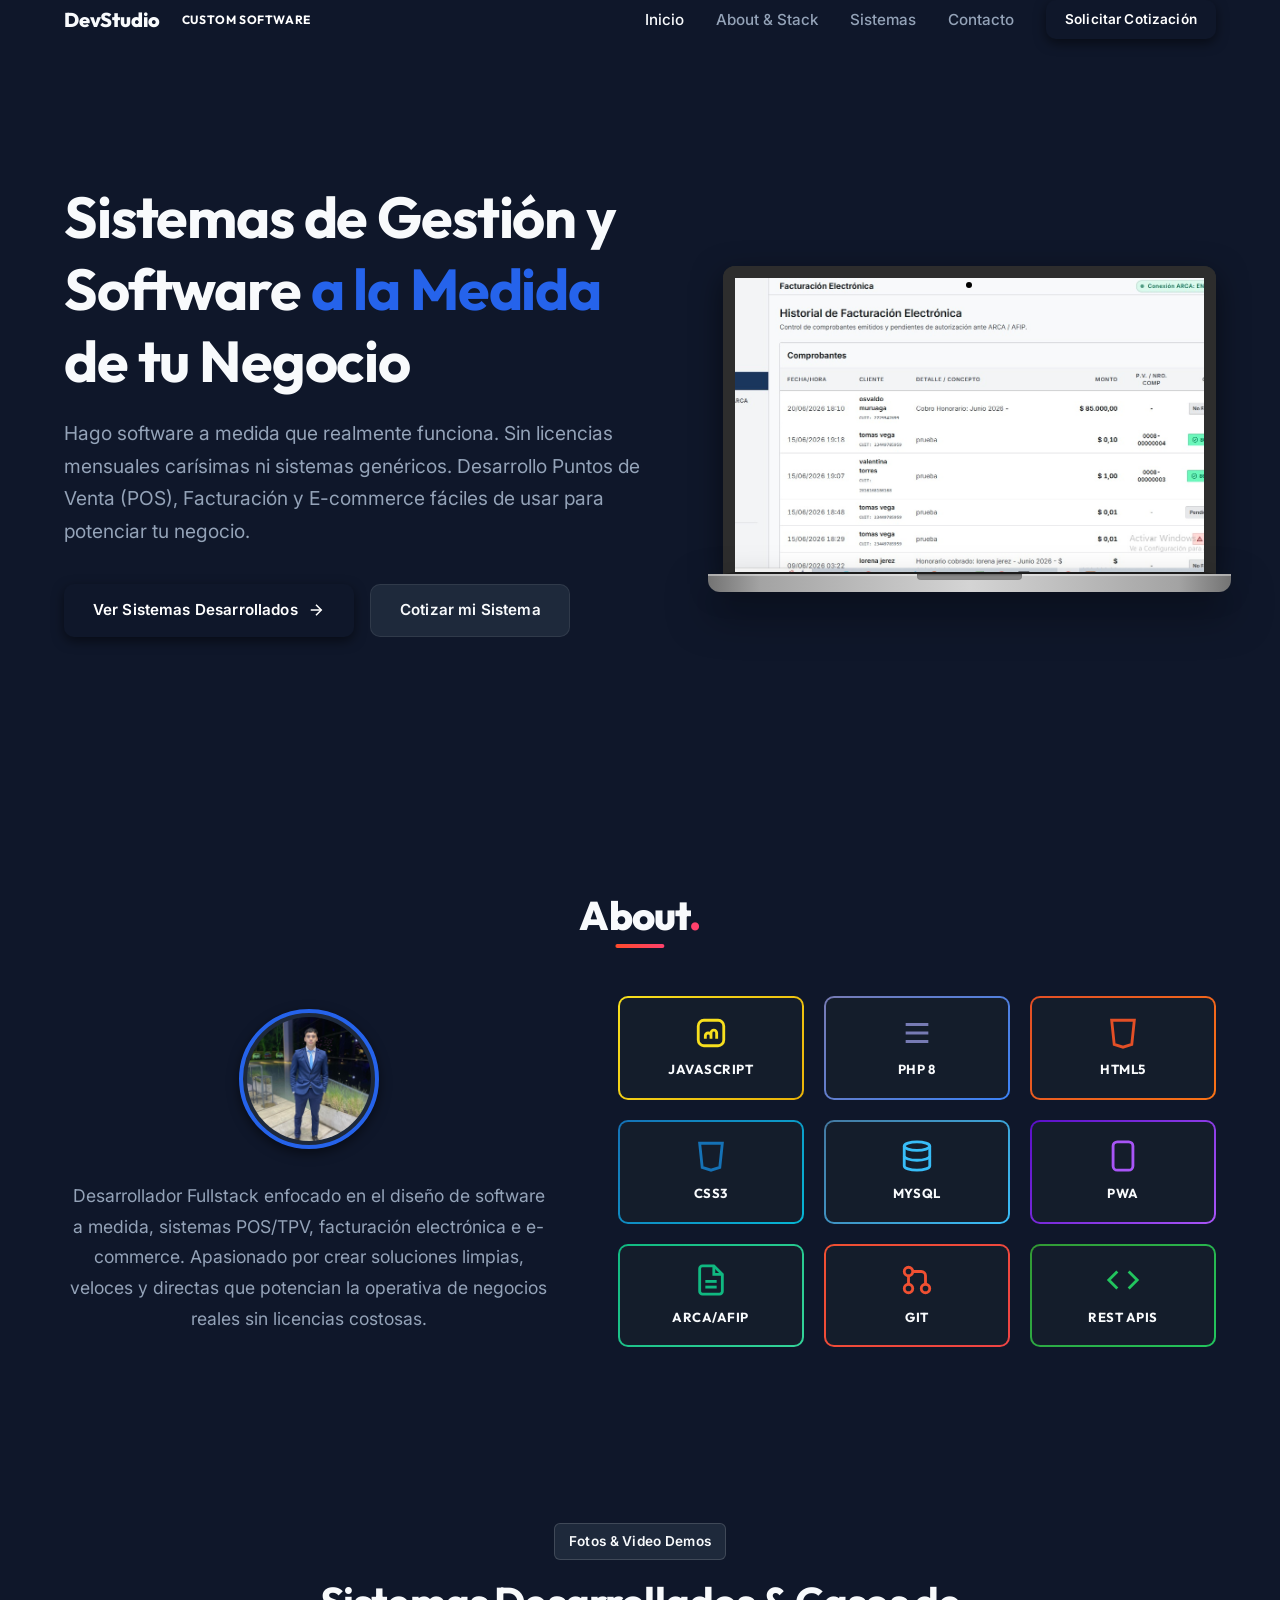
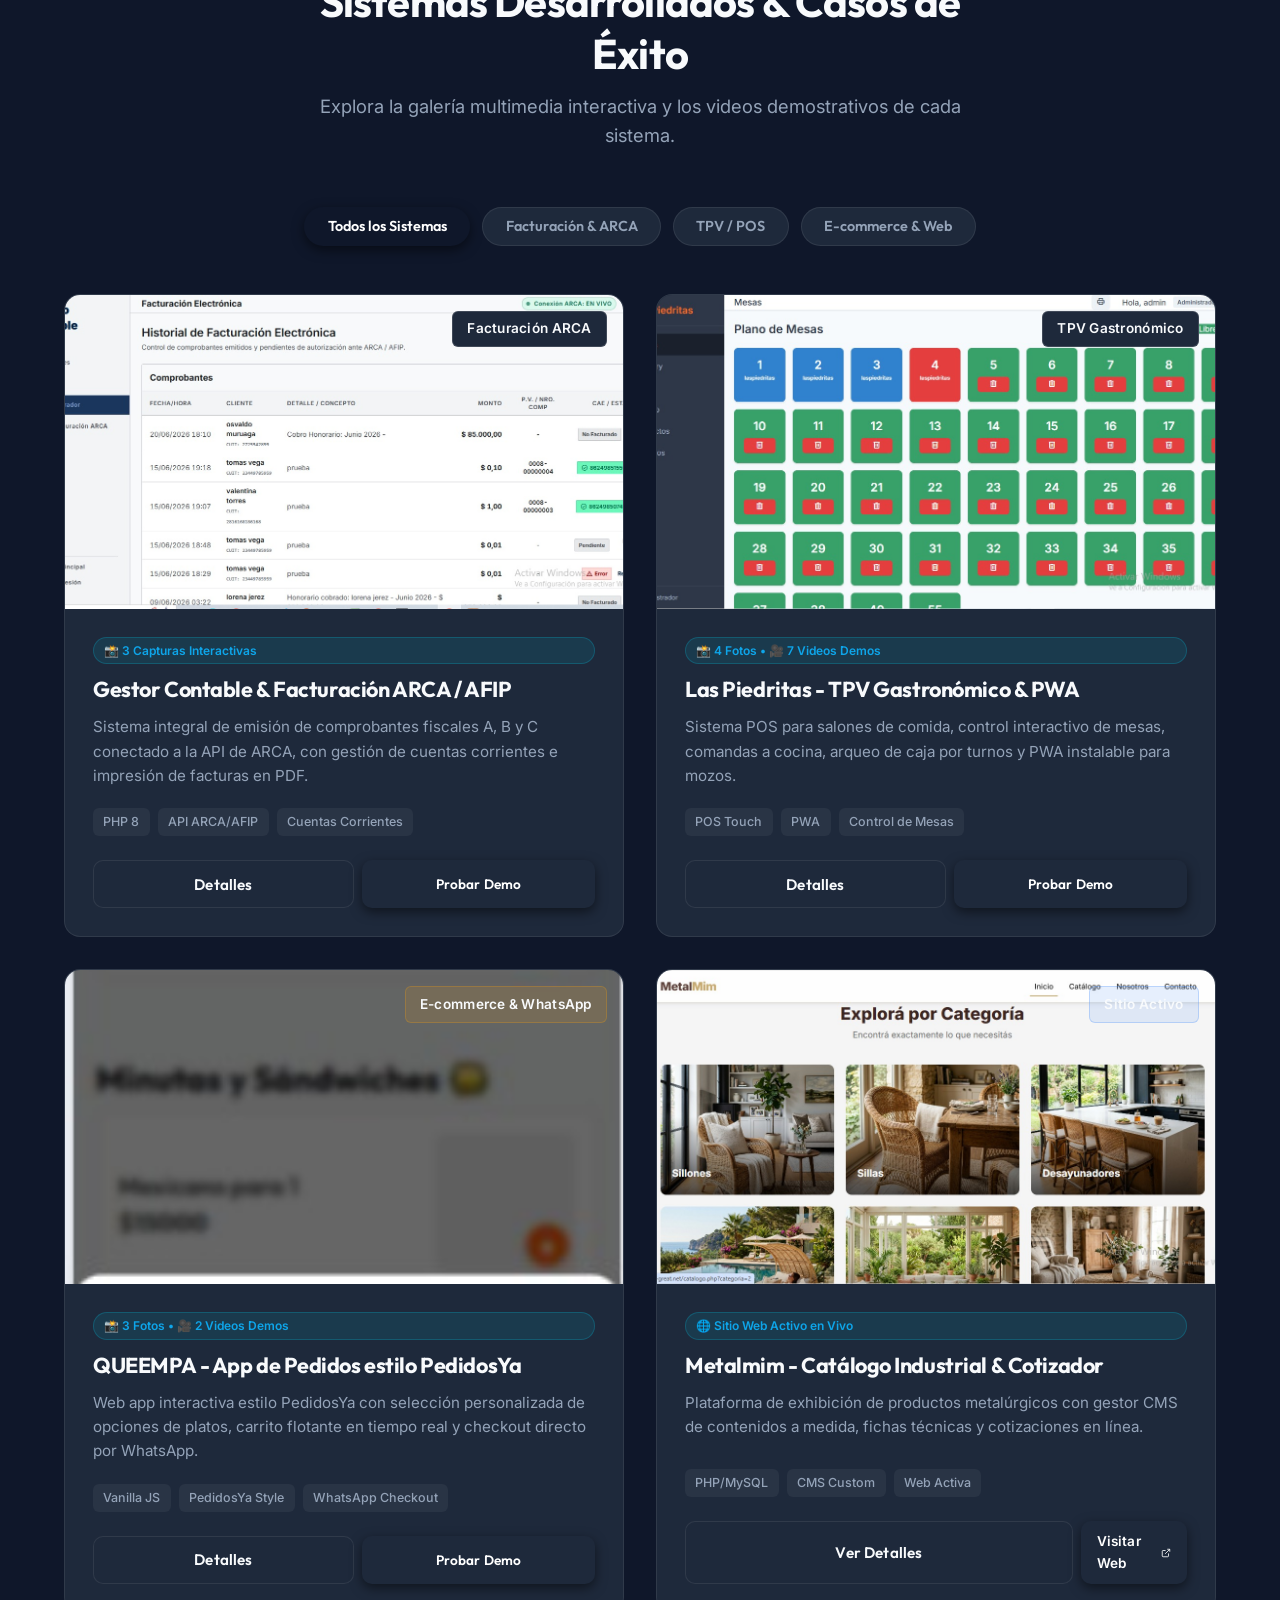
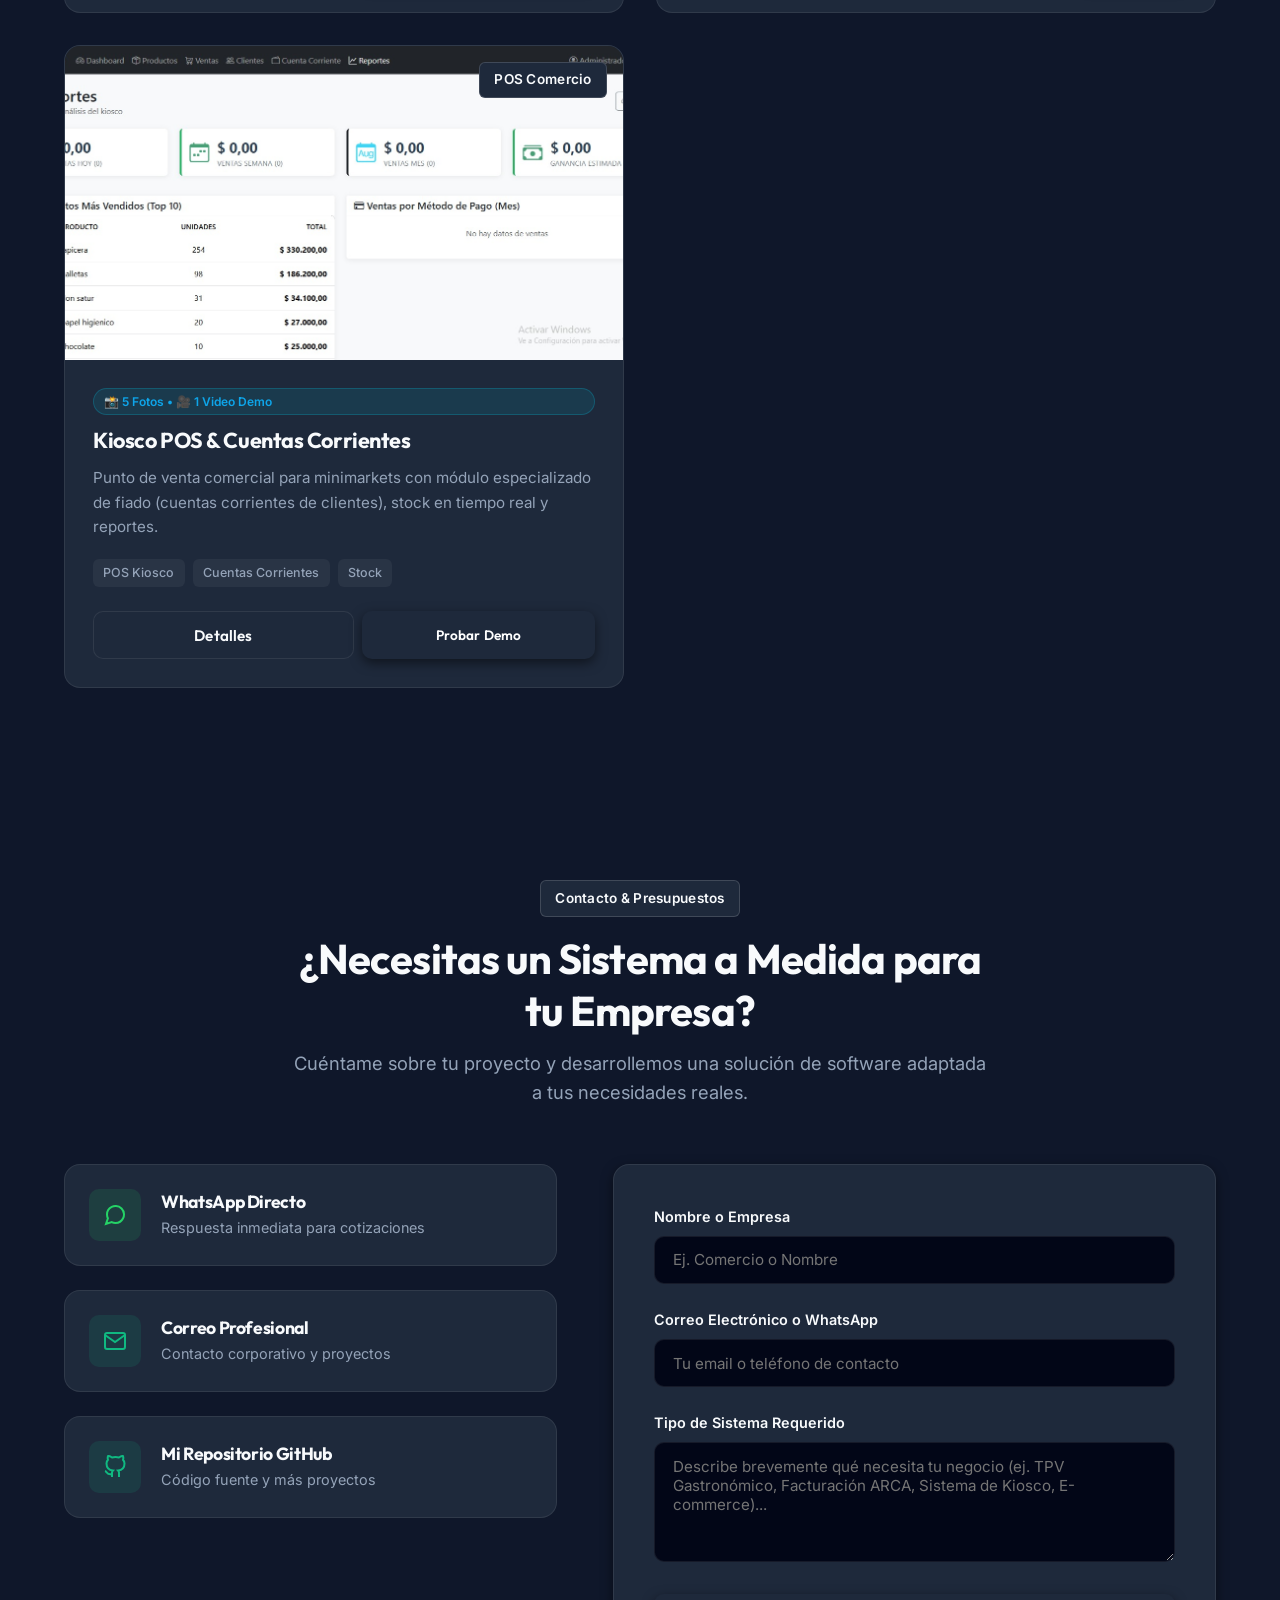
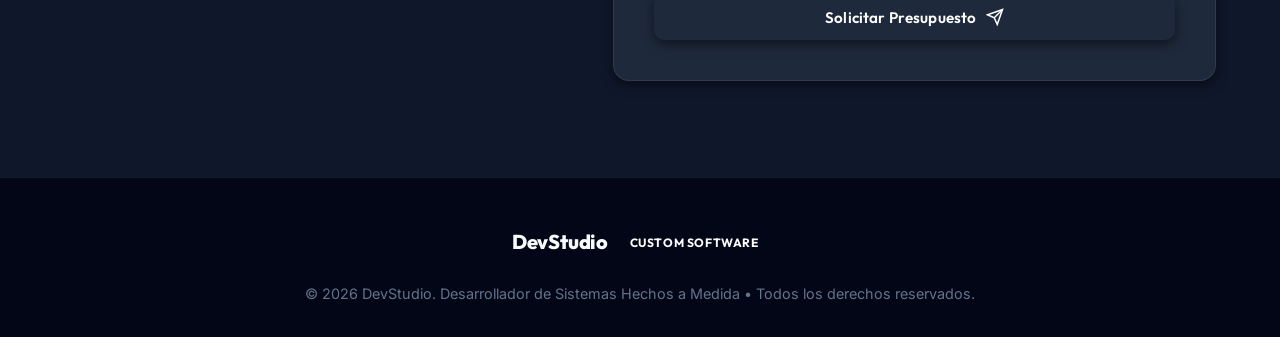
<file: index.html>
<!DOCTYPE html>
<html lang="es">
<head>
  <meta charset="UTF-8">
  <meta name="viewport" content="width=device-width, initial-scale=1.0">
  <title>DevStudio | Desarrollador de Sistemas Hechos a Medida</title>
  <meta name="description" content="Portfolio profesional de Desarrollador Fullstack especializado en Sistemas de Gestión a Medida, TPV/POS Gastronómico y Comercial, Facturación Electrónica ARCA/AFIP y Plataformas E-commerce.">
  <meta name="keywords" content="Desarrollador de Software, Sistemas a Medida, Fullstack Developer, PHP, MySQL, JavaScript, POS, TPV, ARCA, AFIP, PWA, E-commerce">
  <meta name="author" content="DevStudio Software">
  
  <!-- Open Graph / Social Media -->
  <meta property="og:title" content="DevStudio | Desarrollador de Sistemas Hechos a Medida">
  <meta property="og:description" content="Sistemas de Gestión, TPV Gastronómico, Facturación ARCA/AFIP y E-commerce 100% personalizados sin pago de licencias abusivas.">
  <meta property="og:type" content="website">

  <!-- Google Fonts Preconnect -->
  <link rel="preconnect" href="https://fonts.googleapis.com">
  <link rel="preconnect" href="https://fonts.gstatic.com" crossorigin>
  <link href="https://fonts.googleapis.com/css2?family=Inter:wght@400;500;600;700&family=JetBrains+Mono:wght@400;500;700&family=Outfit:wght@500;600;700;800&display=swap" rel="stylesheet">

  <!-- Stylesheets -->
  <link rel="stylesheet" href="css/variables.css">
  <link rel="stylesheet" href="css/main.css">
  <link rel="stylesheet" href="css/components.css">
  <link rel="stylesheet" href="css/demo-viewer.css">
  <link rel="stylesheet" href="css/animations.css">
</head>
<body>

  <!-- NAVBAR STICKY / GLASSMORPHIC -->
  <header class="header">
    <div class="container">
      <nav class="navbar">
        <a href="#inicio" class="logo">
          <span>DevStudio</span>
          <span class="logo-badge">Custom Software</span>
        </a>

        <ul class="nav-links" id="navLinks">
          <li><a href="#inicio" class="nav-link active">Inicio</a></li>
          <li><a href="#sobre-mi" class="nav-link">About &amp; Stack</a></li>
          <li><a href="#proyectos" class="nav-link">Sistemas</a></li>
          <li><a href="#contacto" class="nav-link">Contacto</a></li>
          <li>
            <a href="#contacto" class="btn btn-primary btn-sm" style="padding: 0.55rem 1.2rem; font-size: 0.85rem;">
              Solicitar Cotización
            </a>
          </li>
        </ul>

        <button class="nav-toggle" id="navToggle" aria-label="Abrir menú de navegación">
          <svg width="24" height="24" viewBox="0 0 24 24" fill="none" stroke="currentColor" stroke-width="2" stroke-linecap="round"><line x1="3" y1="12" x2="21" y2="12"></line><line x1="3" y1="6" x2="21" y2="6"></line><line x1="3" y1="18" x2="21" y2="18"></line></svg>
        </button>
      </nav>
    </div>
  </header>

  <!-- HERO SECTION - DEVELOPER SPECS -->
  <section id="inicio" class="hero">
    <div class="container">
      <div class="hero-grid">
        <!-- Text Column -->
        <div class="hero-content reveal">

          <h1 class="hero-title text-gradient">
            Sistemas de Gestión y Software <span class="text-gradient-emerald">a la Medida</span> de tu Negocio
          </h1>

          <p class="hero-subtitle">
            Hago software a medida que realmente funciona. Sin licencias mensuales carísimas ni sistemas genéricos. Desarrollo Puntos de Venta (POS), Facturación y E-commerce fáciles de usar para potenciar tu negocio.
          </p>

          <div class="hero-ctas">
            <a href="#proyectos" class="btn btn-primary">
              <span>Ver Sistemas Desarrollados</span>
              <svg width="18" height="18" viewBox="0 0 24 24" fill="none" stroke="currentColor" stroke-width="2"><line x1="5" y1="12" x2="19" y2="12"></line><polyline points="12 5 19 12 12 19"></polyline></svg>
            </a>
            <a href="#contacto" class="btn btn-secondary">
              <span>Cotizar mi Sistema</span>
            </a>
          </div>
        </div>

        <!-- Interactive Laptop Mockup Column -->
        <div class="hero-video-container reveal">
          <div class="laptop-mockup">
            <div class="laptop-screen">
              <div class="laptop-camera"></div>
              <div class="laptop-display">
                <img src="assets/images/estudio_proyecto.jpeg" alt="Sistema Contable ARCA" class="laptop-slide active">
                <img src="assets/images/laspiedritas.jpeg" alt="TPV Las Piedritas" class="laptop-slide">
                <img src="assets/images/kisoco.jpeg" alt="Kiosco POS Dashboard" class="laptop-slide">
                <img src="assets/images/metalmim.jpeg" alt="Catálogo Metalmim" class="laptop-slide">
                <img src="assets/images/queempa.jpeg" alt="App Pedidos Queempa" class="laptop-slide">
              </div>
            </div>
            <div class="laptop-base">
              <div class="laptop-trackpad"></div>
            </div>
          </div>
        </div>
      </div>
    </div>
  </section>


  <!-- ABOUT & STACK SECTION (Diseño Combinado con Bordes Neón estilo Referencia) -->
  <section id="sobre-mi" class="section about-stack-section">
    <div class="container">
      <h2 class="about-header-title">About<span style="color: #ff416c;">.</span></h2>

      <div class="about-stack-grid reveal">
        <!-- Left: Bio Card -->
        <div class="about-bio-card">
          <div class="about-avatar-glow">
            <img src="assets/images/profile.jpg" alt="Tomás Vega - Desarrollador Fullstack" class="about-profile-img">
          </div>
          <p class="about-bio-text">
            Desarrollador Fullstack enfocado en el diseño de software a medida, sistemas POS/TPV, facturación electrónica e e-commerce. Apasionado por crear soluciones limpias, veloces y directas que potencian la operativa de negocios reales sin licencias costosas.
          </p>
        </div>

        <!-- Right: Neon Tech Stack Cards -->
        <div class="stack-grid-container">
          <div class="stack-card stack-card-js">
            <svg viewBox="0 0 24 24" fill="none" stroke="#f7df1e" stroke-width="2"><rect x="3" y="3" width="18" height="18" rx="4"></rect><path d="M16 16v-4a2 2 0 0 0-4 0v4M12 14a2 2 0 1 0-4 0v2"></path></svg>
            <span class="stack-card-name">JavaScript</span>
          </div>

          <div class="stack-card stack-card-php">
            <svg viewBox="0 0 24 24" fill="none" stroke="#777bb4" stroke-width="2"><path d="M4 12h16M4 6h16M4 18h16"></path></svg>
            <span class="stack-card-name">PHP 8</span>
          </div>

          <div class="stack-card stack-card-html">
            <svg viewBox="0 0 24 24" fill="none" stroke="#e34f26" stroke-width="2"><path d="M4 3l1.8 17 6.2 2 6.2-2L20 3H4z"></path></svg>
            <span class="stack-card-name">HTML5</span>
          </div>

          <div class="stack-card stack-card-css">
            <svg viewBox="0 0 24 24" fill="none" stroke="#1572b6" stroke-width="2"><path d="M4 3l1.8 17 6.2 2 6.2-2L20 3H4z"></path></svg>
            <span class="stack-card-name">CSS3</span>
          </div>

          <div class="stack-card stack-card-mysql">
            <svg viewBox="0 0 24 24" fill="none" stroke="#38bdf8" stroke-width="2"><ellipse cx="12" cy="5" rx="9" ry="3"></ellipse><path d="M21 12c0 1.66-4 3-9 3s-9-1.34-9-3"></path><path d="M3 5v14c0 1.66 4 3 9 3s9-1.34 9-3V5"></path></svg>
            <span class="stack-card-name">MySQL</span>
          </div>

          <div class="stack-card stack-card-pwa">
            <svg viewBox="0 0 24 24" fill="none" stroke="#a855f7" stroke-width="2"><rect x="5" y="2" width="14" height="20" rx="3"></rect><line x1="12" y1="18" x2="12.01" y2="18"></line></svg>
            <span class="stack-card-name">PWA</span>
          </div>

          <div class="stack-card stack-card-arca">
            <svg viewBox="0 0 24 24" fill="none" stroke="#10b981" stroke-width="2"><path d="M14 2H6a2 2 0 0 0-2 2v16a2 2 0 0 0 2 2h12a2 2 0 0 0 2-2V8z"></path><polyline points="14 2 14 8 20 8"></polyline><line x1="16" y1="13" x2="8" y2="13"></line><line x1="16" y1="17" x2="8" y2="17"></line></svg>
            <span class="stack-card-name">ARCA/AFIP</span>
          </div>

          <div class="stack-card stack-card-git">
            <svg viewBox="0 0 24 24" fill="none" stroke="#f05032" stroke-width="2"><circle cx="18" cy="18" r="3"></circle><circle cx="6" cy="6" r="3"></circle><circle cx="6" cy="18" r="3"></circle><line x1="6" y1="9" x2="6" y2="15"></line><path d="M18 15V9a3 3 0 0 0-3-3H9"></path></svg>
            <span class="stack-card-name">Git</span>
          </div>

          <div class="stack-card stack-card-node">
            <svg viewBox="0 0 24 24" fill="none" stroke="#22c55e" stroke-width="2"><polyline points="16 18 22 12 16 6"></polyline><polyline points="8 6 2 12 8 18"></polyline></svg>
            <span class="stack-card-name">REST APIs</span>
          </div>
        </div>
      </div>
    </div>
  </section>

  <!-- GALERÍA DE SISTEMAS & PROYECTOS (FOTOS & VIDEOS REALES) -->
  <section id="proyectos" class="section">
    <div class="container">
      <div class="section-header reveal">
        <span class="badge badge-emerald">Fotos &amp; Video Demos</span>
        <h2>Sistemas Desarrollados &amp; Casos de Éxito</h2>
        <p>Explora la galería multimedia interactiva y los videos demostrativos de cada sistema.</p>
      </div>

      <!-- Filter Tabs -->
      <div class="filter-tabs reveal">
        <button class="filter-btn js-filter-btn active" data-filter="all">Todos los Sistemas</button>
        <button class="filter-btn js-filter-btn" data-filter="facturacion">Facturación &amp; ARCA</button>
        <button class="filter-btn js-filter-btn" data-filter="pos">TPV / POS</button>
        <button class="filter-btn js-filter-btn" data-filter="ecommerce">E-commerce &amp; Web</button>
      </div>

      <!-- Project Cards Grid -->
      <div class="grid grid-2" id="projectsGrid">
        <!-- Project Card 1: estudio-arca -->
        <article class="project-card js-project-card reveal" data-category="facturacion">
          <div class="project-thumb">
            <img src="assets/images/estudio_proyecto.jpeg" alt="Gestor Contable ARCA AFIP" loading="lazy">
            <span class="badge badge-emerald project-category-badge">Facturación ARCA</span>
          </div>
          <div class="project-body">
            <span class="card-media-count-badge">📸 3 Capturas Interactivas</span>
            <h3 class="project-title">Gestor Contable &amp; Facturación ARCA / AFIP</h3>
            <p class="project-snippet">
              Sistema integral de emisión de comprobantes fiscales A, B y C conectado a la API de ARCA, con gestión de cuentas corrientes e impresión de facturas en PDF.
            </p>
            <div class="project-tags">
              <span class="tag">PHP 8</span>
              <span class="tag">API ARCA/AFIP</span>
              <span class="tag">Cuentas Corrientes</span>
            </div>
            <div style="display: flex; gap: 0.5rem; flex-wrap: wrap;">
                <button class="btn btn-secondary project-footer-btn js-open-case-study" data-project-id="estudio-arca" style="flex: 1;">
                  <span>Detalles</span>
                </button>
                <button class="btn btn-primary js-open-demo-direct" data-project-id="estudio-arca" style="flex: 1; padding: 0.6rem 1rem; font-size: 0.85rem;">
                  <span>Probar Demo</span>
                </button>
            </div>
          </div>
        </article>

        <!-- Project Card 2: las-piedritas-pos -->
        <article class="project-card js-project-card reveal" data-category="pos">
          <div class="project-thumb">
            <img src="assets/images/laspiedritas.jpeg" alt="Las Piedritas POS Gastronómico" loading="lazy">
            <span class="badge badge-emerald project-category-badge">TPV Gastronómico</span>
          </div>
          <div class="project-body">
            <span class="card-media-count-badge">📸 4 Fotos • 🎥 7 Videos Demos</span>
            <h3 class="project-title">Las Piedritas - TPV Gastronómico &amp; PWA</h3>
            <p class="project-snippet">
              Sistema POS para salones de comida, control interactivo de mesas, comandas a cocina, arqueo de caja por turnos y PWA instalable para mozos.
            </p>
            <div class="project-tags">
              <span class="tag">POS Touch</span>
              <span class="tag">PWA</span>
              <span class="tag">Control de Mesas</span>
            </div>
            <div style="display: flex; gap: 0.5rem; flex-wrap: wrap;">
                <button class="btn btn-secondary project-footer-btn js-open-case-study" data-project-id="las-piedritas-pos" style="flex: 1;">
                  <span>Detalles</span>
                </button>
                <button class="btn btn-primary js-open-demo-direct" data-project-id="las-piedritas-pos" style="flex: 1; padding: 0.6rem 1rem; font-size: 0.85rem;">
                  <span>Probar Demo</span>
                </button>
            </div>
          </div>
        </article>

        <!-- Project Card 3: queempa-delivery -->
        <article class="project-card js-project-card reveal" data-category="ecommerce">
          <div class="project-thumb">
            <img src="assets/images/queempa.jpeg" alt="QUEEMPA App de Pedidos" loading="lazy">
            <span class="badge badge-gold project-category-badge">E-commerce &amp; WhatsApp</span>
          </div>
          <div class="project-body">
            <span class="card-media-count-badge">📸 3 Fotos • 🎥 2 Videos Demos</span>
            <h3 class="project-title">QUEEMPA - App de Pedidos estilo PedidosYa</h3>
            <p class="project-snippet">
              Web app interactiva estilo PedidosYa con selección personalizada de opciones de platos, carrito flotante en tiempo real y checkout directo por WhatsApp.
            </p>
            <div class="project-tags">
              <span class="tag">Vanilla JS</span>
              <span class="tag">PedidosYa Style</span>
              <span class="tag">WhatsApp Checkout</span>
            </div>
            <div style="display: flex; gap: 0.5rem; flex-wrap: wrap;">
                <button class="btn btn-secondary project-footer-btn js-open-case-study" data-project-id="queempa-delivery" style="flex: 1;">
                  <span>Detalles</span>
                </button>
                <button class="btn btn-primary js-open-demo-direct" data-project-id="queempa-delivery" style="flex: 1; padding: 0.6rem 1rem; font-size: 0.85rem;">
                  <span>Probar Demo</span>
                </button>
            </div>
          </div>
        </article>

        <!-- Project Card 4: metalmim-industrial -->
        <article class="project-card js-project-card reveal" data-category="ecommerce">
          <div class="project-thumb">
            <img src="assets/images/metalmim1.jpeg" alt="Metalmim Catálogo Industrial" loading="lazy">
            <span class="badge badge-blue project-category-badge">Sitio Activo</span>
          </div>
          <div class="project-body">
            <span class="card-media-count-badge">🌐 Sitio Web Activo en Vivo</span>
            <h3 class="project-title">Metalmim - Catálogo Industrial &amp; Cotizador</h3>
            <p class="project-snippet">
              Plataforma de exhibición de productos metalúrgicos con gestor CMS de contenidos a medida, fichas técnicas y cotizaciones en línea.
            </p>
            <div class="project-tags">
              <span class="tag">PHP/MySQL</span>
              <span class="tag">CMS Custom</span>
              <span class="tag">Web Activa</span>
            </div>
            <div style="display: flex; gap: 0.5rem;">
              <button class="btn btn-secondary project-footer-btn js-open-case-study" data-project-id="metalmim-industrial">
                <span>Ver Detalles</span>
              </button>
              <a href="https://metalmim.is-great.net/" target="_blank" rel="noopener noreferrer" class="btn btn-primary" style="padding: 0.6rem 1rem; font-size: 0.85rem;">
                <span>Visitar Web</span>
                <svg width="14" height="14" viewBox="0 0 24 24" fill="none" stroke="currentColor" stroke-width="2"><path d="M18 13v6a2 2 0 0 1-2 2H5a2 2 0 0 1-2-2V8a2 2 0 0 1 2-2h6"></path><polyline points="15 3 21 3 21 9"></polyline><line x1="10" y1="14" x2="21" y2="3"></line></svg>
              </a>
            </div>
          </div>
        </article>

        <!-- Project Card 5: kiosco-pos -->
        <article class="project-card js-project-card reveal" data-category="pos">
          <div class="project-thumb">
            <img src="assets/images/kisoco.jpeg" alt="Kiosco POS Cuentas Corrientes" loading="lazy">
            <span class="badge badge-emerald project-category-badge">POS Comercio</span>
          </div>
          <div class="project-body">
            <span class="card-media-count-badge">📸 5 Fotos • 🎥 1 Video Demo</span>
            <h3 class="project-title">Kiosco POS &amp; Cuentas Corrientes</h3>
            <p class="project-snippet">
              Punto de venta comercial para minimarkets con módulo especializado de fiado (cuentas corrientes de clientes), stock en tiempo real y reportes.
            </p>
            <div class="project-tags">
              <span class="tag">POS Kiosco</span>
              <span class="tag">Cuentas Corrientes</span>
              <span class="tag">Stock</span>
            </div>
            <div style="display: flex; gap: 0.5rem; flex-wrap: wrap;">
                <button class="btn btn-secondary project-footer-btn js-open-case-study" data-project-id="kiosco-pos" style="flex: 1;">
                  <span>Detalles</span>
                </button>
                <button class="btn btn-primary js-open-demo-direct" data-project-id="kiosco-pos" style="flex: 1; padding: 0.6rem 1rem; font-size: 0.85rem;">
                  <span>Probar Demo</span>
                </button>
            </div>
          </div>
        </article>
      </div>
    </div>
  </section>

  <!-- SECCIÓN CONTACTO DIRECTO -->
  <section id="contacto" class="section">
    <div class="container">
      <div class="section-header reveal">
        <span class="badge badge-emerald">Contacto &amp; Presupuestos</span>
        <h2>¿Necesitas un Sistema a Medida para tu Empresa?</h2>
        <p>Cuéntame sobre tu proyecto y desarrollemos una solución de software adaptada a tus necesidades reales.</p>
      </div>

      <div class="contact-grid">
        <!-- Direct Quick Action Links -->
        <div class="contact-info reveal">
          <!-- WhatsApp Direct -->
          <a href="https://wa.me/5493816604958?text=Hola,%20me%20interesa%20cotizar%20un%20sistema%20de%20software%20a%20medida." target="_blank" rel="noopener noreferrer" class="contact-card-direct whatsapp">
            <div class="contact-direct-icon">
              <svg width="24" height="24" viewBox="0 0 24 24" fill="none" stroke="currentColor" stroke-width="2"><path d="M21 11.5a8.38 8.38 0 0 1-.9 3.8 8.5 8.5 0 0 1-7.6 4.7 8.38 8.38 0 0 1-3.8-.9L3 21l1.9-5.7a8.38 8.38 0 0 1-.9-3.8 8.5 8.5 0 0 1 4.7-7.6 8.38 8.38 0 0 1 3.8-.9h.5a8.48 8.48 0 0 1 8 8v.5z"></path></svg>
            </div>
            <div class="contact-direct-text">
              <h4>WhatsApp Directo</h4>
              <p>Respuesta inmediata para cotizaciones</p>
            </div>
          </a>

          <!-- Email Direct -->
          <a href="mailto:tomasvalentinvega51@gmail.com" class="contact-card-direct">
            <div class="contact-direct-icon">
              <svg width="24" height="24" viewBox="0 0 24 24" fill="none" stroke="currentColor" stroke-width="2"><path d="M4 4h16c1.1 0 2 .9 2 2v12c0 1.1-.9 2-2 2H4c-1.1 0-2-.9-2-2V6c0-1.1.9-2 2-2z"></path><polyline points="22,6 12,13 2,6"></polyline></svg>
            </div>
            <div class="contact-direct-text">
              <h4>Correo Profesional</h4>
              <p>Contacto corporativo y proyectos</p>
            </div>
          </a>
          
          <!-- GitHub Direct -->
          <a href="https://github.com/TomaasVegaa" target="_blank" rel="noopener noreferrer" class="contact-card-direct github">
            <div class="contact-direct-icon">
              <svg width="24" height="24" viewBox="0 0 24 24" fill="none" stroke="currentColor" stroke-width="2"><path d="M9 19c-5 1.5-5-2.5-7-3m14 6v-3.87a3.37 3.37 0 0 0-.94-2.61c3.14-.35 6.44-1.54 6.44-7A5.44 5.44 0 0 0 20 4.77 5.07 5.07 0 0 0 19.91 1S18.73.65 16 2.48a13.38 13.38 0 0 0-7 0C6.27.65 5.09 1 5.09 1A5.07 5.07 0 0 0 5 4.77a5.44 5.44 0 0 0-1.5 3.78c0 5.42 3.3 6.61 6.44 7A3.37 3.37 0 0 0 9 18.13V22"></path></svg>
            </div>
            <div class="contact-direct-text">
              <h4>Mi Repositorio GitHub</h4>
              <p>Código fuente y más proyectos</p>
            </div>
          </a>
        </div>

        <!-- Lightweight Contact Form -->
        <div class="contact-form-container reveal">
          <form id="contactForm">
            <div class="form-group">
              <label for="contactName" class="form-label">Nombre o Empresa</label>
              <input type="text" id="contactName" class="form-input" placeholder="Ej. Comercio o Nombre" required>
            </div>

            <div class="form-group">
              <label for="contactEmail" class="form-label">Correo Electrónico o WhatsApp</label>
              <input type="text" id="contactEmail" class="form-input" placeholder="Tu email o teléfono de contacto" required>
            </div>

            <div class="form-group">
              <label for="contactMessage" class="form-label">Tipo de Sistema Requerido</label>
              <textarea id="contactMessage" class="form-textarea" placeholder="Describe brevemente qué necesita tu negocio (ej. TPV Gastronómico, Facturación ARCA, Sistema de Kiosco, E-commerce)..." required></textarea>
            </div>

            <button type="submit" class="btn btn-primary" style="width: 100%;">
              <span>Solicitar Presupuesto</span>
              <svg width="18" height="18" viewBox="0 0 24 24" fill="none" stroke="currentColor" stroke-width="2"><line x1="22" y1="2" x2="11" y2="13"></line><polygon points="22 2 15 22 11 13 2 9 22 2"></polygon></svg>
            </button>

            <div id="formStatus" class="form-status"></div>
          </form>
        </div>
      </div>
    </div>
  </section>

  <!-- FOOTER -->
  <footer class="footer">
    <div class="container">
      <div class="footer-content">
        <a href="#inicio" class="logo">
          <span>DevStudio</span>
          <span class="logo-badge">Custom Software</span>
        </a>

        <p class="footer-copy">
          © 2026 DevStudio. Desarrollador de Sistemas Hechos a Medida • Todos los derechos reservados.
        </p>
      </div>
    </div>
  </footer>

  <!-- MODAL INTERACTIVO CON GALERÍA MULTIMEDIA Y REPRODUCTOR DE VIDEO -->
  <div class="modal-backdrop" id="caseStudyModal">
    <div class="modal-container">
      <button class="modal-close-btn" id="closeModalBtn" aria-label="Cerrar modal">&times;</button>
      
      <div class="modal-header">
        <span class="badge badge-emerald" id="modalCategory">Sistema a Medida</span>
        <h2 class="modal-title" id="modalTitle">Nombre del Sistema</h2>
        <p class="modal-subtitle" id="modalSubtitle">Subtítulo de arquitectura del sistema</p>
      </div>

      <div class="modal-body">
        <!-- Interactive Media Showcase Box (Images + Video Player) -->
        <div class="modal-media-showcase" id="modalMediaShowcase">
          <!-- Dinámico via JS -->
        </div>

        <!-- Mobile-First Thumbnail Carousel Strip -->
        <div class="modal-media-carousel" id="modalMediaCarousel">
          <!-- Dinámico via JS -->
        </div>

        <!-- Key Features List -->
        <div class="project-features-list">
          <h4 style="margin-bottom: 1rem; color: var(--accent-emerald);">Características Principales</h4>
          <ul id="projectFeaturesList" style="list-style-type: none; padding: 0;">
            <!-- Dinámico via JS -->
          </ul>
        </div>
      </div>

      <div class="modal-footer">
        <span style="font-size: 0.85rem; color: var(--text-muted);">DevStudio • Galería &amp; Caso de Estudio</span>
        <a href="#contacto" id="modalDemoLink" class="btn btn-primary btn-sm">
          <span>Solicitar Demo / Cotización</span>
        </a>
      </div>
    </div>
  </div>

  <!-- DEMO VIEWER OVERLAY -->
  <div class="demo-viewer-overlay" id="demoViewerOverlay">
    <div class="demo-viewer-header">
      <div class="demo-viewer-title">
        <svg width="18" height="18" viewBox="0 0 24 24" fill="none" stroke="currentColor" stroke-width="2" style="margin-right: 8px;"><rect x="2" y="3" width="20" height="14" rx="2" ry="2"></rect><line x1="8" y1="21" x2="16" y2="21"></line><line x1="12" y1="17" x2="12" y2="21"></line></svg>
        <span id="demoViewerTitle">Demo Interactiva</span>
      </div>
      <button class="demo-close-btn" id="demoCloseBtn" aria-label="Cerrar Demo">&times; Cerrar Demo</button>
    </div>
    <div class="demo-viewer-body">
      <div class="demo-loading-spinner" id="demoLoadingSpinner">
        <div class="spinner"></div>
      </div>
      <iframe src="" id="demoIframe" class="demo-iframe" title="Interactive Demo Viewer"></iframe>
    </div>
  </div>

  <!-- JavaScript Entry Point (ES6 Modules) -->
  <script type="module" src="js/main.js"></script>
</body>
</html>
</file>
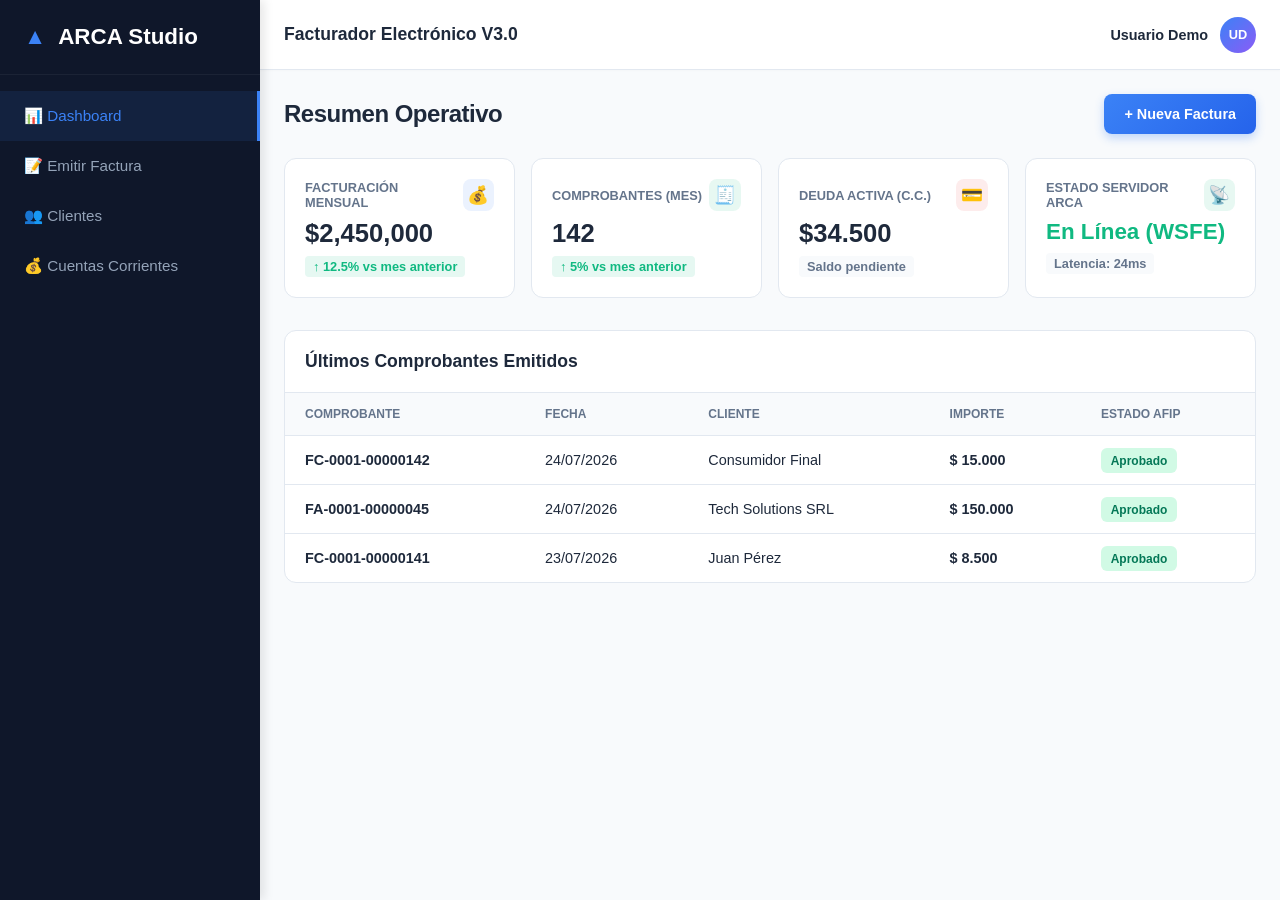
<file: demos/arca/index.html>
<!DOCTYPE html>
<html lang="es">
<head>
  <meta charset="UTF-8">
  <meta name="viewport" content="width=device-width, initial-scale=1.0, maximum-scale=1.0, user-scalable=no">
  <title>Sistema Contable ARCA Demo</title>
  <style>
    :root {
      --bg: #f8fafc;
      --card: #ffffff;
      --text: #1e293b;
      --text-muted: #64748b;
      --primary: #3b82f6;
      --primary-hover: #2563eb;
      --success: #10b981;
      --danger: #ef4444;
      --border: #e2e8f0;
      --sidebar: #0f172a;
    }
    
    * { box-sizing: border-box; -webkit-tap-highlight-color: transparent; }
    body { margin: 0; padding: 0; font-family: 'Inter', sans-serif; background: var(--bg); color: var(--text); display: flex; height: 100vh; overflow: hidden; }
    
    /* Sidebar */
    .sidebar { width: 260px; background: var(--sidebar); color: #fff; display: flex; flex-direction: column; transition: transform 0.3s ease; z-index: 50; box-shadow: 4px 0 10px rgba(0,0,0,0.1); }
    .sidebar-brand { padding: 1.5rem; font-size: 1.4rem; font-weight: 800; border-bottom: 1px solid rgba(255,255,255,0.05); display: flex; align-items: center; gap: 0.75rem; }
    .nav-menu { flex: 1; padding: 1rem 0; display: flex; flex-direction: column; overflow-y: auto; }
    .nav-item { padding: 1rem 1.5rem; color: #94a3b8; cursor: pointer; transition: all 0.2s; display: flex; align-items: center; gap: 1rem; font-size: 0.95rem; font-weight: 500; }
    .nav-item:hover, .nav-item.active { background: rgba(59, 130, 246, 0.1); color: var(--primary); border-right: 3px solid var(--primary); }
    
    /* Main Layout */
    .main-content { flex: 1; display: flex; flex-direction: column; overflow: hidden; position: relative; }
    .header { height: 70px; background: var(--card); border-bottom: 1px solid var(--border); display: flex; align-items: center; justify-content: space-between; padding: 0 1.5rem; box-shadow: 0 1px 2px rgba(0,0,0,0.02); z-index: 10; }
    .menu-toggle { display: none; background: none; border: none; font-size: 1.5rem; color: var(--text); cursor: pointer; padding: 0.5rem; }
    .header-title { font-size: 1.1rem; font-weight: 700; color: var(--text); display: flex; align-items: center; gap: 0.5rem; }
    .user-profile { display: flex; align-items: center; gap: 0.75rem; font-weight: 600; font-size: 0.9rem; }
    .avatar { width: 36px; height: 36px; background: linear-gradient(135deg, var(--primary), #8b5cf6); border-radius: 50%; color: white; display: flex; align-items: center; justify-content: center; font-weight: bold; font-size: 0.8rem; }
    
    /* Views */
    .view-content { display: none; flex: 1; padding: 1.5rem; overflow-y: auto; -webkit-overflow-scrolling: touch; }
    .view-content.active { display: block; animation: fadeIn 0.3s ease; }
    @keyframes fadeIn { from { opacity: 0; transform: translateY(10px); } to { opacity: 1; transform: translateY(0); } }
    
    .page-title { display: flex; justify-content: space-between; align-items: center; margin-bottom: 1.5rem; flex-wrap: wrap; gap: 1rem; }
    .page-title h2 { margin: 0; font-size: 1.5rem; font-weight: 800; letter-spacing: -0.5px; }
    .btn-primary { background: linear-gradient(135deg, var(--primary), var(--primary-hover)); color: #fff; border: none; padding: 0.75rem 1.25rem; border-radius: 8px; font-weight: 600; font-size: 0.9rem; cursor: pointer; transition: transform 0.2s; box-shadow: 0 4px 10px rgba(59, 130, 246, 0.3); display: flex; align-items: center; gap: 0.5rem; }
    .btn-primary:active { transform: scale(0.97); }
    
    /* Stats Grid */
    .stats-grid { display: grid; grid-template-columns: repeat(1, 1fr); gap: 1rem; margin-bottom: 2rem; }
    @media (min-width: 600px) { .stats-grid { grid-template-columns: repeat(2, 1fr); } }
    @media (min-width: 1024px) { .stats-grid { grid-template-columns: repeat(4, 1fr); } }
    
    .stat-card { background: var(--card); padding: 1.25rem; border-radius: 12px; border: 1px solid var(--border); display: flex; flex-direction: column; gap: 0.5rem; }
    .stat-header { display: flex; justify-content: space-between; align-items: center; }
    .stat-title { color: var(--text-muted); font-size: 0.8rem; font-weight: 600; text-transform: uppercase; }
    .stat-icon { width: 32px; height: 32px; border-radius: 8px; display: flex; align-items: center; justify-content: center; font-size: 1.1rem; }
    .stat-value { font-size: 1.6rem; font-weight: 800; color: var(--text); }
    .stat-change { color: var(--success); font-size: 0.8rem; font-weight: 600; background: rgba(16, 185, 129, 0.1); padding: 0.2rem 0.5rem; border-radius: 4px; width: fit-content; }
    
    /* Tables */
    .table-container { background: var(--card); border-radius: 12px; border: 1px solid var(--border); overflow: hidden; margin-bottom: 2rem; }
    .table-header { padding: 1.25rem; border-bottom: 1px solid var(--border); display: flex; justify-content: space-between; align-items: center; }
    .table-header h3 { margin: 0; font-size: 1.1rem; font-weight: 700; }
    .table-responsive { width: 100%; overflow-x: auto; }
    table { width: 100%; border-collapse: collapse; text-align: left; min-width: 600px; }
    th { background: #f8fafc; padding: 0.85rem 1.25rem; font-weight: 600; color: var(--text-muted); font-size: 0.75rem; text-transform: uppercase; border-bottom: 1px solid var(--border); }
    td { padding: 1rem 1.25rem; border-bottom: 1px solid var(--border); font-size: 0.9rem; font-weight: 500; }
    tr:last-child td { border-bottom: none; }
    
    .badge { padding: 0.35rem 0.6rem; border-radius: 6px; font-size: 0.75rem; font-weight: 700; }
    .badge-success { background: #d1fae5; color: #047857; }
    .badge-danger { background: #fee2e2; color: #b91c1c; }
    .badge-warning { background: #fef3c7; color: #b45309; }
    
    /* Modals */
    .modal-overlay { position: fixed; top: 0; left: 0; width: 100%; height: 100%; background: rgba(15, 23, 42, 0.7); backdrop-filter: blur(4px); display: flex; align-items: center; justify-content: center; opacity: 0; pointer-events: none; transition: opacity 0.3s; z-index: 100; padding: 1rem; }
    .modal-overlay.show { opacity: 1; pointer-events: auto; }
    .modal-box { background: var(--card); width: 100%; max-width: 450px; border-radius: 16px; padding: 1.5rem; transform: scale(0.95); transition: transform 0.3s; }
    .modal-overlay.show .modal-box { transform: scale(1); }
    
    .modal-title { margin-top: 0; margin-bottom: 1.5rem; font-size: 1.25rem; font-weight: 800; display: flex; align-items: center; gap: 0.5rem; }
    .form-group { margin-bottom: 1rem; }
    .form-group label { display: block; margin-bottom: 0.4rem; font-weight: 600; font-size: 0.85rem; color: var(--text-muted); }
    .form-group input, .form-group select { width: 100%; padding: 0.75rem; border: 1px solid var(--border); border-radius: 8px; font-family: inherit; font-size: 0.95rem; box-sizing: border-box; background: var(--bg); outline: none; transition: border-color 0.2s; }
    .form-group input:focus, .form-group select:focus { border-color: var(--primary); }
    
    .modal-actions { display: flex; gap: 0.75rem; margin-top: 1.5rem; justify-content: flex-end; }
    .btn-secondary { background: transparent; border: 1px solid var(--border); padding: 0.75rem 1.5rem; border-radius: 8px; font-weight: 600; cursor: pointer; color: var(--text); }
    
    .mobile-overlay { position: fixed; top: 0; left: 0; width: 100%; height: 100%; background: rgba(0,0,0,0.5); z-index: 40; opacity: 0; pointer-events: none; transition: opacity 0.3s; }
    
    @media (max-width: 768px) {
      .sidebar { position: fixed; top: 0; left: 0; height: 100%; transform: translateX(-100%); }
      .sidebar.open { transform: translateX(0); }
      .menu-toggle { display: block; }
      .mobile-overlay.open { opacity: 1; pointer-events: auto; }
      .user-profile span { display: none; }
    }
  </style>
</head>
<body>

  <div class="mobile-overlay" id="mobileOverlay" onclick="toggleSidebar()"></div>

  <div class="sidebar" id="sidebar">
    <div class="sidebar-brand">
      <span style="color:var(--primary)">▲</span> ARCA Studio
    </div>
    <div class="nav-menu">
      <div class="nav-item active" onclick="switchView('dashboard', this)">📊 Dashboard</div>
      <div class="nav-item" onclick="openModal('invoiceModal'); if(window.innerWidth<=768) toggleSidebar();">📝 Emitir Factura</div>
      <div class="nav-item" onclick="switchView('clientes', this)">👥 Clientes</div>
      <div class="nav-item" onclick="switchView('cuentas', this)">💰 Cuentas Corrientes</div>
    </div>
  </div>

  <div class="main-content">
    <div class="header">
      <div class="header-title">
        <button class="menu-toggle" onclick="toggleSidebar()">☰</button>
        <span class="desktop-only-text">Facturador Electrónico V3.0</span>
      </div>
      <div class="user-profile">
        <span>Usuario Demo</span>
        <div class="avatar">UD</div>
      </div>
    </div>
    
    <!-- VIEW: DASHBOARD -->
    <div class="view-content active" id="view-dashboard">
      <div class="page-title">
        <h2>Resumen Operativo</h2>
        <button class="btn-primary" onclick="openModal('invoiceModal')">+ Nueva Factura</button>
      </div>
      
      <div class="stats-grid">
        <div class="stat-card">
          <div class="stat-header">
            <div class="stat-title">Facturación Mensual</div>
            <div class="stat-icon" style="background: rgba(59, 130, 246, 0.1); color: var(--primary);">💰</div>
          </div>
          <div class="stat-value" id="dashTotalMonto">$2,450,000</div>
          <div class="stat-change">↑ 12.5% vs mes anterior</div>
        </div>
        <div class="stat-card">
          <div class="stat-header">
            <div class="stat-title">Comprobantes (Mes)</div>
            <div class="stat-icon" style="background: rgba(16, 185, 129, 0.1); color: var(--success);">🧾</div>
          </div>
          <div class="stat-value" id="dashTotalFacturas">142</div>
          <div class="stat-change">↑ 5% vs mes anterior</div>
        </div>
        <div class="stat-card">
          <div class="stat-header">
            <div class="stat-title">Deuda Activa (C.C.)</div>
            <div class="stat-icon" style="background: rgba(239, 68, 68, 0.1); color: var(--danger);">💳</div>
          </div>
          <div class="stat-value" id="dashDeuda">$34,500</div>
          <div class="stat-change" style="color: var(--text-muted); background: var(--bg);">Saldo pendiente</div>
        </div>
        <div class="stat-card">
          <div class="stat-header">
            <div class="stat-title">Estado Servidor ARCA</div>
            <div class="stat-icon" style="background: rgba(16, 185, 129, 0.1); color: var(--success);">📡</div>
          </div>
          <div class="stat-value" style="color: var(--success); font-size: 1.4rem;">En Línea (WSFE)</div>
          <div class="stat-change" style="color: var(--text-muted); background: var(--bg);">Latencia: 24ms</div>
        </div>
      </div>
      
      <div class="table-container">
        <div class="table-header">
          <h3>Últimos Comprobantes Emitidos</h3>
        </div>
        <div class="table-responsive">
          <table>
            <thead>
              <tr>
                <th>Comprobante</th>
                <th>Fecha</th>
                <th>Cliente</th>
                <th>Importe</th>
                <th>Estado AFIP</th>
              </tr>
            </thead>
            <tbody id="invoiceTableBody">
              <!-- Rendered via JS -->
            </tbody>
          </table>
        </div>
      </div>
    </div>

    <!-- VIEW: CLIENTES -->
    <div class="view-content" id="view-clientes">
      <div class="page-title">
        <h2>Directorio de Clientes</h2>
        <button class="btn-primary" onclick="openModal('clientModal')">+ Nuevo Cliente</button>
      </div>
      <div class="table-container">
        <div class="table-responsive">
          <table>
            <thead>
              <tr>
                <th>Razón Social / Nombre</th>
                <th>CUIT / DNI</th>
                <th>Condición IVA</th>
                <th>Email</th>
              </tr>
            </thead>
            <tbody id="clientsTableBody">
              <!-- Rendered via JS -->
            </tbody>
          </table>
        </div>
      </div>
    </div>

    <!-- VIEW: CUENTAS CORRIENTES -->
    <div class="view-content" id="view-cuentas">
      <div class="page-title">
        <h2>Cuentas Corrientes</h2>
        <button class="btn-primary" onclick="openModal('cuentaModal')">+ Nuevo Movimiento</button>
      </div>
      <div class="table-container">
        <div class="table-responsive">
          <table>
            <thead>
              <tr>
                <th>Cliente</th>
                <th>Último Movimiento</th>
                <th>Tipo</th>
                <th>Saldo Actual</th>
              </tr>
            </thead>
            <tbody id="cuentasTableBody">
              <!-- Rendered via JS -->
            </tbody>
          </table>
        </div>
      </div>
    </div>
  </div>

  <!-- MODAL: FACTURA -->
  <div class="modal-overlay" id="invoiceModal">
    <div class="modal-box">
      <h3 class="modal-title"><span>🧾</span> Emitir Factura</h3>
      <div class="form-group">
        <label>Cliente</label>
        <select id="invClientSelect"></select>
      </div>
      <div class="form-group">
        <label>Tipo de Comprobante</label>
        <select id="invType">
          <option>Factura C (Monotributo)</option>
          <option>Factura A (Responsable Inscripto)</option>
        </select>
      </div>
      <div class="form-group">
        <label>Concepto / Detalle</label>
        <input type="text" id="invDetail" placeholder="Ej: Servicios Profesionales de IT" value="Servicios de IT">
      </div>
      <div class="form-group">
        <label>Importe Total ($)</label>
        <input type="number" id="invTotal" placeholder="Ej: 50000" value="25000">
      </div>
      <div class="modal-actions">
        <button class="btn-secondary" onclick="closeModal('invoiceModal')">Cancelar</button>
        <button class="btn-primary" id="btnEmitir" onclick="simulateInvoice()" style="flex:1; justify-content:center;">Autorizar en ARCA</button>
      </div>
    </div>
  </div>

  <!-- MODAL: NUEVO CLIENTE -->
  <div class="modal-overlay" id="clientModal">
    <div class="modal-box">
      <h3 class="modal-title"><span>👥</span> Agregar Cliente</h3>
      <div class="form-group">
        <label>Razón Social / Nombre Completo</label>
        <input type="text" id="cliName" placeholder="Ej: Empresa SRL">
      </div>
      <div class="form-group">
        <label>CUIT / DNI</label>
        <input type="tel" id="cliCuit" placeholder="Ej: 30-12345678-9">
      </div>
      <div class="form-group">
        <label>Condición frente al IVA</label>
        <select id="cliIva">
          <option>Consumidor Final</option>
          <option>Responsable Inscripto</option>
          <option>Monotributista</option>
        </select>
      </div>
      <div class="form-group">
        <label>Email de Contacto</label>
        <input type="email" id="cliEmail" placeholder="Ej: contacto@empresa.com">
      </div>
      <div class="modal-actions">
        <button class="btn-secondary" onclick="closeModal('clientModal')">Cancelar</button>
        <button class="btn-primary" onclick="addClient()" style="flex:1; justify-content:center;">Guardar Cliente</button>
      </div>
    </div>
  </div>

  <!-- MODAL: MOVIMIENTO CUENTA -->
  <div class="modal-overlay" id="cuentaModal">
    <div class="modal-box">
      <h3 class="modal-title"><span>💰</span> Registrar Movimiento</h3>
      <div class="form-group">
        <label>Cliente</label>
        <select id="movClientSelect"></select>
      </div>
      <div class="form-group">
        <label>Tipo de Movimiento</label>
        <select id="movType">
          <option value="deuda">Generar Deuda (Fiado / Factura Impaga)</option>
          <option value="pago">Registrar Pago (Abono en Efectivo/Transf)</option>
        </select>
      </div>
      <div class="form-group">
        <label>Importe ($)</label>
        <input type="number" id="movTotal" placeholder="Ej: 10000">
      </div>
      <div class="modal-actions">
        <button class="btn-secondary" onclick="closeModal('cuentaModal')">Cancelar</button>
        <button class="btn-primary" onclick="addMovement()" style="flex:1; justify-content:center;">Registrar</button>
      </div>
    </div>
  </div>

  <script>
    // --- STATE ---
    let clients = [
      { id: 1, name: "Consumidor Final", cuit: "99-99999999-9", iva: "Consumidor Final", email: "-" },
      { id: 2, name: "Tech Solutions SRL", cuit: "30-12345678-9", iva: "Responsable Inscripto", email: "pagos@tech.com" },
      { id: 3, name: "Juan Pérez", cuit: "20-87654321-1", iva: "Monotributista", email: "juanp@gmail.com" }
    ];
    
    let invoices = [
      { id: "FC-0001-00000142", date: "24/07/2026", client: "Consumidor Final", total: 15000 },
      { id: "FA-0001-00000045", date: "24/07/2026", client: "Tech Solutions SRL", total: 150000 },
      { id: "FC-0001-00000141", date: "23/07/2026", client: "Juan Pérez", total: 8500 }
    ];

    let accounts = [
      { clientId: 2, lastMove: "24/07/2026", type: "Deuda Factura", balance: 30000 },
      { clientId: 3, lastMove: "22/07/2026", type: "Pago Parcial", balance: 4500 }
    ];

    // --- NAVIGATION & UI ---
    function toggleSidebar() {
      document.getElementById('sidebar').classList.toggle('open');
      document.getElementById('mobileOverlay').classList.toggle('open');
    }

    function switchView(viewId, navEl) {
      document.querySelectorAll('.view-content').forEach(el => el.classList.remove('active'));
      document.getElementById('view-' + viewId).classList.add('active');
      document.querySelectorAll('.nav-item').forEach(el => el.classList.remove('active'));
      navEl.classList.add('active');
      if (window.innerWidth <= 768) toggleSidebar();
    }

    function openModal(id) {
      if(id === 'invoiceModal' || id === 'cuentaModal') populateClientDropdowns();
      document.getElementById(id).classList.add('show');
    }
    
    function closeModal(id) {
      document.getElementById(id).classList.remove('show');
    }

    // --- RENDERERS ---
    function renderClients() {
      const tbody = document.getElementById('clientsTableBody');
      tbody.innerHTML = clients.map(c => `
        <tr>
          <td style="font-weight:700;">${c.name}</td>
          <td>${c.cuit}</td>
          <td><span class="badge ${c.iva.includes('Inscripto') ? 'badge-warning' : 'badge-success'}">${c.iva}</span></td>
          <td>${c.email}</td>
        </tr>
      `).join('');
    }

    function renderInvoices() {
      const tbody = document.getElementById('invoiceTableBody');
      tbody.innerHTML = invoices.map(inv => `
        <tr>
          <td style="font-weight:700;">${inv.id}</td>
          <td>${inv.date}</td>
          <td>${inv.client}</td>
          <td style="font-weight:700;">$ ${inv.total.toLocaleString('es-AR')}</td>
          <td><span class="badge badge-success">Aprobado</span></td>
        </tr>
      `).join('');
    }

    function renderAccounts() {
      const tbody = document.getElementById('cuentasTableBody');
      let totalDebt = 0;
      
      tbody.innerHTML = accounts.map(acc => {
        const client = clients.find(c => c.id == acc.clientId);
        totalDebt += acc.balance;
        return `
          <tr>
            <td style="font-weight:700;">${client ? client.name : 'Desc'}</td>
            <td>${acc.lastMove}</td>
            <td>${acc.type}</td>
            <td style="font-weight:700; color: var(--danger)">$ ${acc.balance.toLocaleString('es-AR')}</td>
          </tr>
        `;
      }).join('');
      
      document.getElementById('dashDeuda').innerText = `$${totalDebt.toLocaleString('es-AR')}`;
    }

    function populateClientDropdowns() {
      const opts = clients.map(c => `<option value="${c.id}">${c.name}</option>`).join('');
      document.getElementById('invClientSelect').innerHTML = opts;
      document.getElementById('movClientSelect').innerHTML = opts;
    }

    // --- ACTIONS ---
    function addClient() {
      const name = document.getElementById('cliName').value;
      const cuit = document.getElementById('cliCuit').value;
      const iva = document.getElementById('cliIva').value;
      const email = document.getElementById('cliEmail').value;
      
      if(!name) return alert('El nombre es requerido');
      
      clients.push({ id: Date.now(), name, cuit, iva, email });
      renderClients();
      closeModal('clientModal');
      
      // Clear form
      document.getElementById('cliName').value = '';
      document.getElementById('cliCuit').value = '';
      document.getElementById('cliEmail').value = '';
    }

    function simulateInvoice() {
      const btn = document.getElementById('btnEmitir');
      const clientId = document.getElementById('invClientSelect').value;
      const totalStr = document.getElementById('invTotal').value;
      const clientObj = clients.find(c => c.id == clientId);
      
      if(!totalStr) return alert("Ingrese un importe");
      const total = parseFloat(totalStr);

      const originalText = btn.textContent;
      btn.textContent = "Validando con ARCA...";
      btn.style.opacity = "0.7";
      btn.style.pointerEvents = "none";
      
      setTimeout(() => {
        btn.textContent = "¡CAE Aprobado!";
        btn.style.background = "var(--success)";
        
        setTimeout(() => {
          closeModal('invoiceModal');
          btn.textContent = originalText;
          btn.style.opacity = "1";
          btn.style.pointerEvents = "auto";
          btn.style.background = ""; 
          
          invoices.unshift({
            id: `FC-0001-00000${Math.floor(Math.random()*900)+100}`,
            date: new Date().toLocaleDateString('es-AR'),
            client: clientObj ? clientObj.name : 'Generado',
            total: total
          });
          
          renderInvoices();
          
          // Update Dash
          document.getElementById('dashTotalMonto').innerText = `$ ${(2450000 + total).toLocaleString('es-AR')}`;
          document.getElementById('dashTotalFacturas').innerText = invoices.length + 139;
          
        }, 1200);
      }, 1500);
    }

    function addMovement() {
      const clientId = document.getElementById('movClientSelect').value;
      const type = document.getElementById('movType').value; // deuda o pago
      const amountStr = document.getElementById('movTotal').value;
      
      if(!amountStr) return alert("Ingrese un importe");
      const amount = parseFloat(amountStr);
      
      let acc = accounts.find(a => a.clientId == clientId);
      
      if(!acc) {
        acc = { clientId: clientId, lastMove: new Date().toLocaleDateString('es-AR'), type: '', balance: 0 };
        accounts.push(acc);
      }
      
      acc.lastMove = new Date().toLocaleDateString('es-AR');
      
      if(type === 'deuda') {
        acc.balance += amount;
        acc.type = 'Nueva Deuda';
      } else {
        acc.balance -= amount;
        acc.type = 'Pago Registrado';
        if(acc.balance < 0) acc.balance = 0; // Evitar saldo negativo para la demo
      }
      
      renderAccounts();
      closeModal('cuentaModal');
      document.getElementById('movTotal').value = '';
    }

    // Init
    renderClients();
    renderInvoices();
    renderAccounts();
  </script>
</body>
</html>
</file>
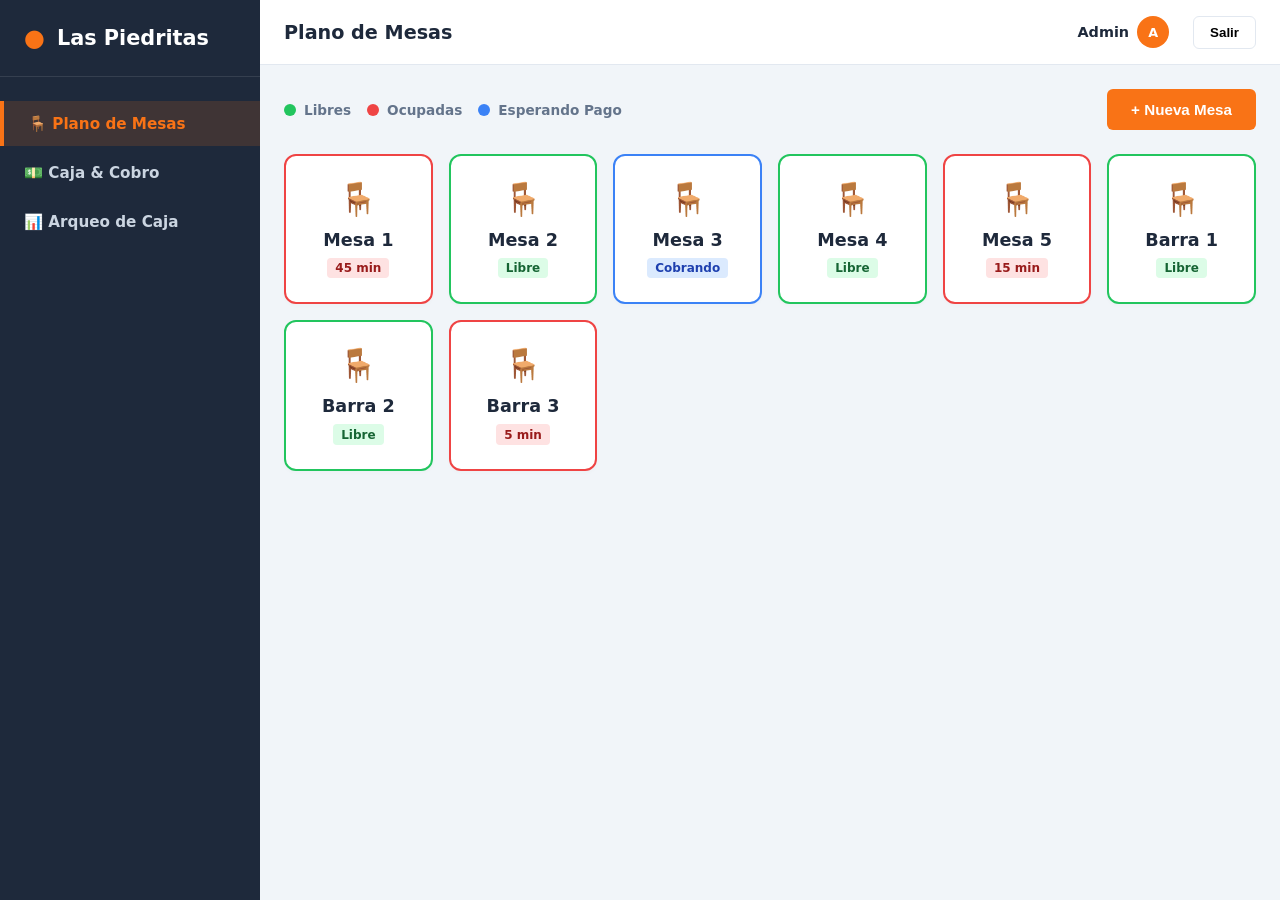
<file: demos/piedritas/index.html>
<!DOCTYPE html>
<html lang="es">
<head>
  <meta charset="UTF-8">
  <meta name="viewport" content="width=device-width, initial-scale=1.0, maximum-scale=1.0, user-scalable=no">
  <title>Las Piedritas - TPV Gastronómico</title>
  <style>
    :root {
      --bg: #f1f5f9;
      --card: #ffffff;
      --text: #1e293b;
      --text-muted: #64748b;
      --primary: #f97316; /* Naranja Las Piedritas */
      --primary-hover: #ea580c;
      --secondary: #3b82f6; /* Azul Caja */
      --success: #22c55e;
      --danger: #ef4444;
      --border: #e2e8f0;
      --sidebar: #1e293b;
      --sidebar-hover: #334155;
    }
    
    * { box-sizing: border-box; -webkit-tap-highlight-color: transparent; }
    body { margin: 0; padding: 0; font-family: 'Inter', system-ui, sans-serif; background: var(--bg); color: var(--text); display: flex; height: 100vh; overflow: hidden; }
    
    /* Layout */
    .sidebar { width: 260px; background: var(--sidebar); color: #f8fafc; display: flex; flex-direction: column; transition: transform 0.3s; z-index: 50; }
    .sidebar-brand { padding: 1.5rem; border-bottom: 1px solid rgba(255,255,255,0.1); display: flex; align-items: center; gap: 0.75rem; font-size: 1.3rem; font-weight: 800; color: white; }
    .sidebar-brand span { color: var(--primary); font-size: 1.5rem; }
    
    .nav-menu { padding: 1.5rem 0; flex: 1; display: flex; flex-direction: column; gap: 0.25rem; }
    .nav-item { padding: 0.85rem 1.5rem; color: #cbd5e1; cursor: pointer; transition: all 0.2s; display: flex; align-items: center; gap: 1rem; font-weight: 600; font-size: 0.95rem; }
    .nav-item:hover { background: var(--sidebar-hover); color: white; }
    .nav-item.active { background: rgba(249, 115, 22, 0.15); color: var(--primary); border-left: 4px solid var(--primary); }
    
    .main-wrapper { flex: 1; display: flex; flex-direction: column; overflow: hidden; position: relative; }
    
    /* Header */
    .header { height: 65px; background: var(--card); border-bottom: 1px solid var(--border); display: flex; align-items: center; justify-content: space-between; padding: 0 1.5rem; flex-shrink: 0; }
    .header-left { display: flex; align-items: center; gap: 1rem; }
    .menu-toggle { display: none; background: none; border: none; font-size: 1.5rem; color: var(--text); cursor: pointer; }
    .header-title { font-size: 1.2rem; font-weight: 700; color: var(--text); }
    
    .header-right { display: flex; align-items: center; gap: 1.5rem; }
    .user-info { display: flex; align-items: center; gap: 0.5rem; font-weight: 600; font-size: 0.9rem; }
    .user-avatar { width: 32px; height: 32px; background: var(--primary); color: white; border-radius: 50%; display: flex; align-items: center; justify-content: center; font-size: 0.8rem; }
    .btn-outline { border: 1px solid var(--border); background: transparent; padding: 0.5rem 1rem; border-radius: 6px; font-weight: 600; cursor: pointer; transition: 0.2s; }
    .btn-outline:hover { background: var(--bg); }
    
    /* Views */
    .view-content { display: none; flex: 1; overflow-y: auto; overflow-x: hidden; padding: 1.5rem; }
    .view-content.active { display: flex; flex-direction: column; animation: fadeIn 0.3s; }
    @keyframes fadeIn { from { opacity: 0; transform: translateY(5px); } to { opacity: 1; transform: translateY(0); } }
    
    /* General Buttons */
    .btn { padding: 0.75rem 1.5rem; border: none; border-radius: 6px; font-weight: 600; font-size: 0.95rem; cursor: pointer; transition: all 0.2s; display: flex; align-items: center; justify-content: center; gap: 0.5rem; }
    .btn-primary { background: var(--primary); color: white; }
    .btn-primary:hover { background: var(--primary-hover); }
    .btn-secondary { background: var(--secondary); color: white; }
    .btn-secondary:hover { background: #2563eb; }
    .btn-danger { background: var(--danger); color: white; }
    .btn-success { background: var(--success); color: white; }
    
    /* View 1: Mesas */
    .mesas-toolbar { display: flex; justify-content: space-between; margin-bottom: 1.5rem; align-items: center; flex-wrap: wrap; gap: 1rem; }
    .mesas-legend { display: flex; gap: 1rem; }
    .legend-item { display: flex; align-items: center; gap: 0.5rem; font-size: 0.85rem; font-weight: 600; color: var(--text-muted); }
    .legend-dot { width: 12px; height: 12px; border-radius: 50%; }
    .legend-dot.libre { background: var(--success); }
    .legend-dot.ocupada { background: var(--danger); }
    .legend-dot.pago { background: var(--secondary); }
    
    .mesas-grid { display: grid; grid-template-columns: repeat(auto-fill, minmax(140px, 1fr)); gap: 1rem; }
    .mesa-card { background: var(--card); border: 2px solid transparent; border-radius: 12px; padding: 1.5rem 1rem; display: flex; flex-direction: column; align-items: center; justify-content: center; gap: 0.5rem; cursor: pointer; transition: all 0.2s; position: relative; box-shadow: 0 2px 4px rgba(0,0,0,0.02); }
    .mesa-card:hover { transform: translateY(-3px); box-shadow: 0 6px 12px rgba(0,0,0,0.05); }
    
    .mesa-card.libre { border-color: var(--success); }
    .mesa-card.ocupada { border-color: var(--danger); }
    .mesa-card.pago { border-color: var(--secondary); }
    
    .mesa-icon { font-size: 2rem; margin-bottom: 0.25rem; }
    .mesa-name { font-weight: 800; font-size: 1.1rem; }
    .mesa-status { font-size: 0.75rem; font-weight: 700; padding: 0.2rem 0.5rem; border-radius: 4px; }
    .mesa-card.libre .mesa-status { background: #dcfce7; color: #166534; }
    .mesa-card.ocupada .mesa-status { background: #fee2e2; color: #991b1b; }
    .mesa-card.pago .mesa-status { background: #dbeafe; color: #1e40af; }
    
    /* View 2: Caja (Split View) */
    .caja-layout { display: flex; gap: 1.5rem; height: 100%; flex-wrap: wrap; }
    .caja-left { flex: 1; min-width: 300px; display: flex; flex-direction: column; gap: 1rem; }
    .caja-right { flex: 1.5; min-width: 350px; background: var(--card); border-radius: 12px; border: 1px solid var(--border); display: flex; flex-direction: column; box-shadow: 0 4px 6px rgba(0,0,0,0.02); }
    
    .table-list { background: var(--card); border-radius: 12px; border: 1px solid var(--border); overflow: hidden; flex: 1; overflow-y: auto; }
    .table-list-item { padding: 1rem 1.5rem; border-bottom: 1px solid var(--border); display: flex; justify-content: space-between; align-items: center; cursor: pointer; transition: background 0.2s; }
    .table-list-item:hover { background: var(--bg); }
    .table-list-item.selected { background: #fff7ed; border-left: 4px solid var(--primary); }
    .table-list-item h4 { margin: 0; font-size: 1rem; }
    .table-list-item span { font-size: 0.85rem; font-weight: 600; color: var(--text-muted); }
    
    /* Ticket Panel */
    .ticket-header { padding: 1.25rem 1.5rem; border-bottom: 1px solid var(--border); display: flex; justify-content: space-between; align-items: center; background: #fafafa; border-radius: 12px 12px 0 0; }
    .ticket-header h3 { margin: 0; color: var(--primary); font-size: 1.2rem; }
    .ticket-body { flex: 1; padding: 1.5rem; overflow-y: auto; background: #fff; background-image: radial-gradient(#e2e8f0 1px, transparent 1px); background-size: 20px 20px; }
    .ticket-item { display: flex; justify-content: space-between; margin-bottom: 0.75rem; font-size: 0.95rem; font-weight: 500; padding: 0.5rem; background: rgba(255,255,255,0.8); border-radius: 4px; border: 1px dashed #cbd5e1; }
    .ticket-item .price { font-weight: 700; }
    
    .ticket-footer { padding: 1.5rem; border-top: 2px dashed var(--border); background: var(--card); border-radius: 0 0 12px 12px; }
    .total-row { display: flex; justify-content: space-between; align-items: center; margin-bottom: 1.5rem; }
    .total-row span { font-size: 1.2rem; font-weight: 700; color: var(--text-muted); }
    .total-row .total-amount { font-size: 2.5rem; font-weight: 800; color: var(--danger); letter-spacing: -1px; }
    
    .payment-methods { display: flex; gap: 1rem; margin-bottom: 1.5rem; }
    .payment-btn { flex: 1; padding: 0.75rem; border: 1px solid var(--border); border-radius: 8px; background: var(--bg); font-weight: 600; cursor: pointer; text-align: center; color: var(--text-muted); transition: 0.2s; }
    .payment-btn.active { background: #eff6ff; border-color: var(--secondary); color: var(--secondary); }
    
    .ticket-actions { display: grid; grid-template-columns: 1fr 1fr; gap: 1rem; }
    .btn-cobrar { grid-column: span 2; padding: 1.25rem; font-size: 1.2rem; text-transform: uppercase; letter-spacing: 1px; }
    
    /* View 3: Arqueo */
    .arqueo-metrics { display: grid; grid-template-columns: repeat(auto-fit, minmax(250px, 1fr)); gap: 1.5rem; margin-bottom: 2rem; }
    .metric-card { background: var(--card); padding: 1.5rem; border-radius: 12px; border: 1px solid var(--border); position: relative; overflow: hidden; }
    .metric-card::before { content: ''; position: absolute; left: 0; top: 0; width: 4px; height: 100%; }
    .metric-card.ventas::before { background: var(--success); }
    .metric-card.egresos::before { background: var(--danger); }
    .metric-card.total::before { background: var(--primary); }
    
    .metric-title { font-size: 0.85rem; font-weight: 700; color: var(--text-muted); text-transform: uppercase; margin-bottom: 0.5rem; }
    .metric-value { font-size: 2rem; font-weight: 800; color: var(--text); }
    
    .arqueo-layout { display: flex; gap: 1.5rem; flex-wrap: wrap; }
    .arqueo-breakdown { flex: 2; min-width: 300px; background: var(--card); padding: 1.5rem; border-radius: 12px; border: 1px solid var(--border); }
    .arqueo-actions { flex: 1; min-width: 250px; display: flex; flex-direction: column; gap: 1rem; }
    
    .breakdown-row { display: flex; justify-content: space-between; padding: 1rem 0; border-bottom: 1px solid var(--border); font-weight: 500; }
    .breakdown-row:last-child { border-bottom: none; font-weight: 800; font-size: 1.2rem; margin-top: 0.5rem; }
    
    /* Modals Overlay */
    .modal-overlay { position: fixed; top: 0; left: 0; width: 100%; height: 100%; background: rgba(15, 23, 42, 0.6); display: flex; align-items: center; justify-content: center; z-index: 100; opacity: 0; pointer-events: none; transition: 0.2s; }
    .modal-overlay.active { opacity: 1; pointer-events: auto; }
    .mobile-overlay { position: fixed; top: 0; left: 0; width: 100%; height: 100%; background: rgba(0,0,0,0.5); z-index: 40; display: none; }
    
    @media (max-width: 768px) {
      .sidebar { position: fixed; height: 100%; transform: translateX(-100%); }
      .sidebar.open { transform: translateX(0); }
      .mobile-overlay.open { display: block; }
      .menu-toggle { display: block; }
      .user-info span { display: none; }
      .caja-layout { flex-direction: column; }
    }
  </style>
</head>
<body>

  <div class="mobile-overlay" id="mobileOverlay" onclick="toggleSidebar()"></div>

  <!-- Sidebar -->
  <aside class="sidebar" id="sidebar">
    <div class="sidebar-brand">
      <span>●</span> Las Piedritas
    </div>
    <div class="nav-menu">
      <div class="nav-item active" onclick="switchView('mesas', this)">🪑 Plano de Mesas</div>
      <div class="nav-item" onclick="switchView('caja', this)">💵 Caja & Cobro</div>
      <div class="nav-item" onclick="switchView('arqueo', this)">📊 Arqueo de Caja</div>
    </div>
  </aside>

  <!-- Main Content -->
  <main class="main-wrapper">
    <!-- Header -->
    <header class="header">
      <div class="header-left">
        <button class="menu-toggle" onclick="toggleSidebar()">☰</button>
        <div class="header-title" id="headerTitle">Plano de Mesas</div>
      </div>
      <div class="header-right">
        <div class="user-info">
          <span>Admin</span>
          <div class="user-avatar">A</div>
        </div>
        <button class="btn-outline">Salir</button>
      </div>
    </header>

    <!-- VIEW 1: MESAS -->
    <div class="view-content active" id="view-mesas">
      <div class="mesas-toolbar">
        <div class="mesas-legend">
          <div class="legend-item"><div class="legend-dot libre"></div> Libres</div>
          <div class="legend-item"><div class="legend-dot ocupada"></div> Ocupadas</div>
          <div class="legend-item"><div class="legend-dot pago"></div> Esperando Pago</div>
        </div>
        <button class="btn btn-primary" onclick="alert('Demo: Función de agregar mesas deshabilitada.')">+ Nueva Mesa</button>
      </div>
      <div class="mesas-grid" id="mesasGrid">
        <!-- Rendered via JS -->
      </div>
    </div>

    <!-- VIEW 2: CAJA -->
    <div class="view-content" id="view-caja">
      <div class="caja-layout">
        <div class="caja-left">
          <h3 style="margin: 0;">Mesas Activas</h3>
          <div class="table-list" id="activeTablesList">
            <!-- Rendered via JS -->
          </div>
        </div>
        
        <div class="caja-right">
          <div class="ticket-header">
            <h3 id="ticketTitle">Seleccione una mesa</h3>
            <span style="color: var(--text-muted); font-weight: 600;" id="ticketTime">-</span>
          </div>
          
          <div class="ticket-body" id="ticketItems">
            <div style="text-align: center; color: var(--text-muted); margin-top: 2rem;">
              Las comandas aparecerán aquí
            </div>
          </div>
          
          <div class="ticket-footer">
            <div class="total-row">
              <span>Total a Cobrar</span>
              <div class="total-amount" id="ticketTotal">$ 0</div>
            </div>
            
            <div class="payment-methods">
              <div class="payment-btn active">💵 Efectivo</div>
              <div class="payment-btn">💳 Débito</div>
              <div class="payment-btn">📱 MPago</div>
            </div>
            
            <div class="ticket-actions">
              <button class="btn btn-secondary">Imprimir Comanda</button>
              <button class="btn btn-outline" style="color: var(--text);">Pre-Cuenta</button>
              <button class="btn btn-primary btn-cobrar" onclick="cobrarMesa()">Cobrar y Cerrar Mesa</button>
            </div>
          </div>
        </div>
      </div>
    </div>

    <!-- VIEW 3: ARQUEO -->
    <div class="view-content" id="view-arqueo">
      <div class="arqueo-metrics">
        <div class="metric-card ventas">
          <div class="metric-title">Total Ventas</div>
          <div class="metric-value" id="arqVentas">$ 0</div>
        </div>
        <div class="metric-card egresos">
          <div class="metric-title">Total Egresos</div>
          <div class="metric-value" id="arqEgresos">$ 0</div>
        </div>
        <div class="metric-card total">
          <div class="metric-title">Caja Calculada</div>
          <div class="metric-value" id="arqTotal">$ 0</div>
        </div>
      </div>
      
      <div class="arqueo-layout">
        <div class="arqueo-breakdown">
          <h3 style="margin-top: 0;">Desglose por Medios de Pago</h3>
          <div class="breakdown-row">
            <span>Efectivo</span>
            <span id="arqEfectivo">$ 0</span>
          </div>
          <div class="breakdown-row">
            <span>MercadoPago</span>
            <span>$ 0</span>
          </div>
          <div class="breakdown-row">
            <span>Débito / Crédito</span>
            <span>$ 0</span>
          </div>
          <div class="breakdown-row">
            <span>TOTAL VENTAS</span>
            <span id="arqTotalBreakdown">$ 0</span>
          </div>
        </div>
        
        <div class="arqueo-actions">
          <button class="btn btn-danger" style="padding: 1rem; font-size: 1.1rem;" onclick="addEgreso()">📉 Registrar Egreso</button>
          <button class="btn btn-primary" style="padding: 1rem; font-size: 1.1rem;">🔒 Cierre de Caja Z</button>
          <button class="btn btn-outline" style="padding: 1rem;">🖨️ Imprimir Resumen</button>
        </div>
      </div>
    </div>
  </main>

  <script>
    // --- STATE ---
    let mesas = [
      { id: 1, name: "Mesa 1", status: "ocupada", time: "45 min", total: 18500, items: [
        { name: "2x Hamburguesa Completa", price: 9000 },
        { name: "1x Porción Papas Fritas", price: 3500 },
        { name: "3x Cerveza Pinta", price: 6000 }
      ]},
      { id: 2, name: "Mesa 2", status: "libre", time: "-", total: 0, items: [] },
      { id: 3, name: "Mesa 3", status: "pago", time: "1h 10m", total: 24000, items: [
        { name: "1x Parrillada para 2", price: 18000 },
        { name: "2x Gaseosa Línea Coca", price: 3000 },
        { name: "1x Vino Tinto Malbec", price: 3000 }
      ]},
      { id: 4, name: "Mesa 4", status: "libre", time: "-", total: 0, items: [] },
      { id: 5, name: "Mesa 5", status: "ocupada", time: "15 min", total: 8500, items: [
        { name: "1x Pizza Muzzarella", price: 5500 },
        { name: "2x Cerveza Lata", price: 3000 }
      ]},
      { id: 6, name: "Barra 1", status: "libre", time: "-", total: 0, items: [] },
      { id: 7, name: "Barra 2", status: "libre", time: "-", total: 0, items: [] },
      { id: 8, name: "Barra 3", status: "ocupada", time: "5 min", total: 2500, items: [
        { name: "1x Café con Leche", price: 1500 },
        { name: "2x Medialunas", price: 1000 }
      ]},
    ];

    let ventasTotales = 145000;
    let egresosTotales = 12000;
    let selectedMesaId = null;

    // --- NAVIGATION ---
    function toggleSidebar() {
      document.getElementById('sidebar').classList.toggle('open');
      document.getElementById('mobileOverlay').classList.toggle('open');
    }

    function switchView(viewId, navEl) {
      document.querySelectorAll('.view-content').forEach(el => el.classList.remove('active'));
      document.getElementById('view-' + viewId).classList.add('active');
      
      document.querySelectorAll('.nav-item').forEach(el => el.classList.remove('active'));
      navEl.classList.add('active');
      
      document.getElementById('headerTitle').innerText = navEl.innerText.replace(/[🪑💵📊]/g, '').trim();
      
      if(window.innerWidth <= 768) toggleSidebar();
      
      if(viewId === 'mesas') renderMesas();
      if(viewId === 'caja') renderCajaList();
      if(viewId === 'arqueo') renderArqueo();
    }

    // --- RENDERERS ---
    function renderMesas() {
      const grid = document.getElementById('mesasGrid');
      grid.innerHTML = mesas.map(m => `
        <div class="mesa-card ${m.status}" onclick="handleMesaClick(${m.id})">
          <div class="mesa-icon">🪑</div>
          <div class="mesa-name">${m.name}</div>
          <div class="mesa-status">${m.status === 'libre' ? 'Libre' : (m.status === 'ocupada' ? m.time : 'Cobrando')}</div>
        </div>
      `).join('');
    }

    function renderCajaList() {
      const list = document.getElementById('activeTablesList');
      const activas = mesas.filter(m => m.status !== 'libre');
      
      if(activas.length === 0) {
        list.innerHTML = `<div style="padding: 2rem; text-align: center; color: #94a3b8;">No hay mesas activas</div>`;
        return;
      }
      
      list.innerHTML = activas.map(m => `
        <div class="table-list-item ${selectedMesaId === m.id ? 'selected' : ''}" onclick="selectMesaToTicket(${m.id})">
          <div>
            <h4>${m.name}</h4>
            <span>Tiempo: ${m.time}</span>
          </div>
          <div style="font-weight: 800; color: var(--danger)">
            $ ${m.total.toLocaleString('es-AR')}
          </div>
        </div>
      `).join('');
    }

    function renderTicket() {
      const mesa = mesas.find(m => m.id === selectedMesaId);
      if(!mesa) return;
      
      document.getElementById('ticketTitle').innerText = `Ticket: ${mesa.name}`;
      document.getElementById('ticketTime').innerText = `Tiempo: ${mesa.time}`;
      document.getElementById('ticketTotal').innerText = `$ ${mesa.total.toLocaleString('es-AR')}`;
      
      const itemsContainer = document.getElementById('ticketItems');
      itemsContainer.innerHTML = mesa.items.map(item => `
        <div class="ticket-item">
          <span>${item.name}</span>
          <span class="price">$ ${item.price.toLocaleString('es-AR')}</span>
        </div>
      `).join('');
    }

    function renderArqueo() {
      document.getElementById('arqVentas').innerText = `$ ${ventasTotales.toLocaleString('es-AR')}`;
      document.getElementById('arqEgresos').innerText = `$ ${egresosTotales.toLocaleString('es-AR')}`;
      document.getElementById('arqTotal').innerText = `$ ${(ventasTotales - egresosTotales).toLocaleString('es-AR')}`;
      
      document.getElementById('arqEfectivo').innerText = `$ ${ventasTotales.toLocaleString('es-AR')}`;
      document.getElementById('arqTotalBreakdown').innerText = `$ ${ventasTotales.toLocaleString('es-AR')}`;
    }

    // --- ACTIONS ---
    function handleMesaClick(id) {
      const mesa = mesas.find(m => m.id === id);
      if(mesa.status === 'libre') {
        const confirmOpen = confirm(`¿Abrir ${mesa.name}?`);
        if(confirmOpen) {
          mesa.status = 'ocupada';
          mesa.time = '1 min';
          mesa.items = [{name: 'Cubiertos / Servicio', price: 1500}];
          mesa.total = 1500;
          renderMesas();
        }
      } else {
        // Ir a caja
        selectedMesaId = id;
        document.querySelectorAll('.nav-item')[1].click(); // Simula click en Caja
      }
    }

    function selectMesaToTicket(id) {
      selectedMesaId = id;
      renderCajaList();
      renderTicket();
    }

    function cobrarMesa() {
      if(!selectedMesaId) return alert("Seleccione una mesa primero.");
      
      const mesa = mesas.find(m => m.id === selectedMesaId);
      
      const btn = document.querySelector('.btn-cobrar');
      const originalText = btn.innerText;
      btn.innerText = "PROCESANDO...";
      btn.style.opacity = "0.7";
      btn.style.pointerEvents = "none";
      
      setTimeout(() => {
        ventasTotales += mesa.total;
        
        mesa.status = 'libre';
        mesa.total = 0;
        mesa.items = [];
        mesa.time = '-';
        selectedMesaId = null;
        
        btn.innerText = originalText;
        btn.style.opacity = "1";
        btn.style.pointerEvents = "auto";
        
        alert(`¡Cierre exitoso! La ${mesa.name} ha sido cobrada y liberada.`);
        
        document.getElementById('ticketTitle').innerText = `Seleccione una mesa`;
        document.getElementById('ticketTime').innerText = `-`;
        document.getElementById('ticketTotal').innerText = `$ 0`;
        document.getElementById('ticketItems').innerHTML = `<div style="text-align: center; color: var(--text-muted); margin-top: 2rem;">Las comandas aparecerán aquí</div>`;
        
        renderCajaList();
      }, 1000);
    }
    
    function addEgreso() {
      const amount = prompt("Ingrese el monto del retiro/egreso:");
      if(amount && !isNaN(amount)) {
        egresosTotales += parseFloat(amount);
        renderArqueo();
      }
    }

    // Init UI
    renderMesas();
  </script>
</body>
</html>
</file>
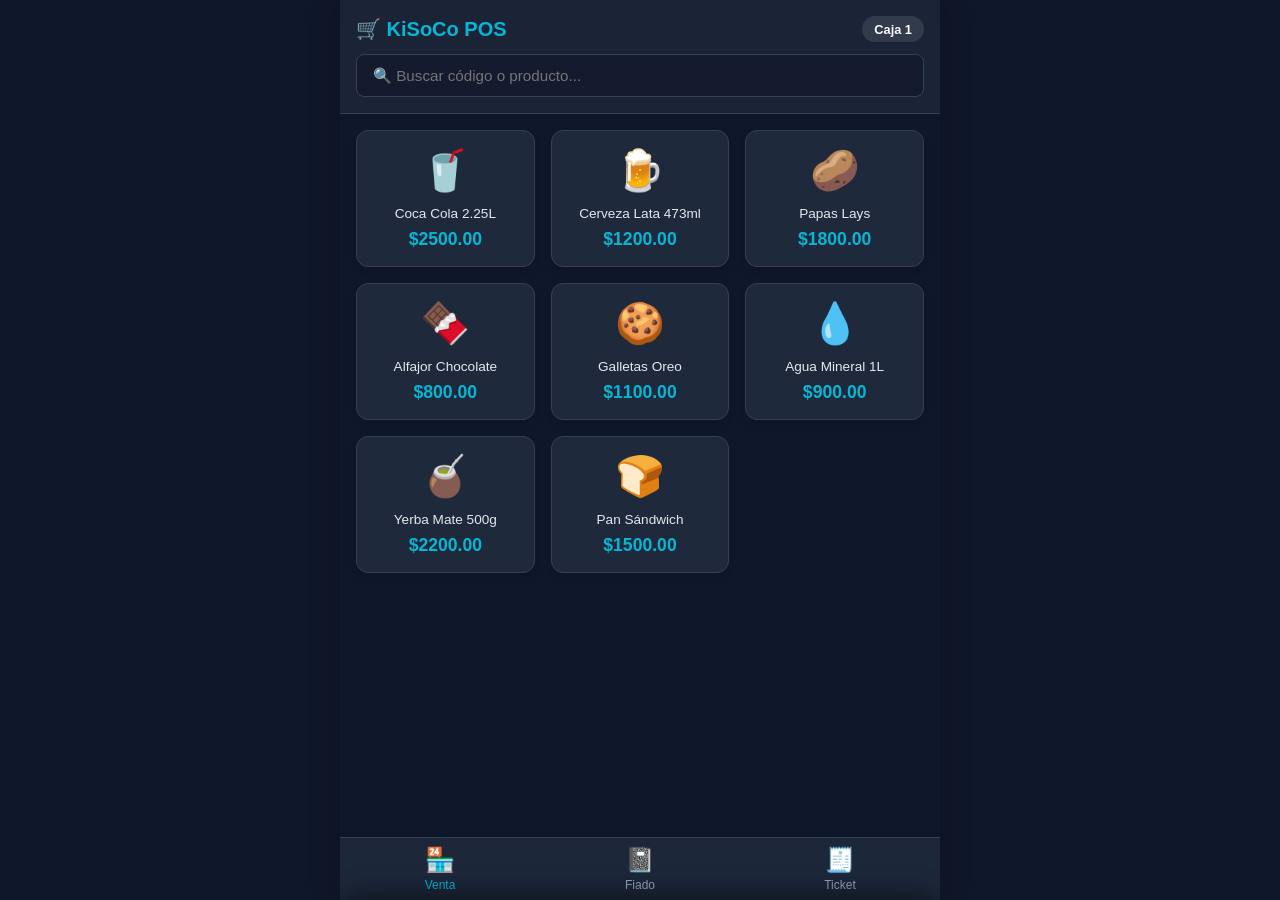
<file: demos/pos/index.html>
<!DOCTYPE html>
<html lang="es">
<head>
  <meta charset="UTF-8">
  <meta name="viewport" content="width=device-width, initial-scale=1.0, maximum-scale=1.0, user-scalable=no">
  <title>Kiosco POS Premium Demo</title>
  <style>
    :root {
      --bg: #0f172a;
      --card: #1e293b;
      --text: #f8fafc;
      --text-muted: #94a3b8;
      --primary: #06b6d4;
      --primary-hover: #0891b2;
      --success: #10b981;
      --border: #334155;
      --danger: #ef4444;
    }
    
    * { box-sizing: border-box; -webkit-tap-highlight-color: transparent; }
    body { margin: 0; padding: 0; font-family: 'Inter', sans-serif; background: var(--bg); color: var(--text); overflow: hidden; height: 100vh; display: flex; flex-direction: column; }
    
    /* Layout */
    .app-container { flex: 1; display: flex; flex-direction: column; position: relative; overflow: hidden; max-width: 600px; margin: 0 auto; width: 100%; box-shadow: 0 0 30px rgba(0,0,0,0.2); }
    
    /* Header */
    .header { background: rgba(30, 41, 59, 0.8); backdrop-filter: blur(10px); padding: 1rem; border-bottom: 1px solid var(--border); display: flex; flex-direction: column; gap: 0.75rem; z-index: 10; }
    .header-top { display: flex; justify-content: space-between; align-items: center; }
    .header-top h1 { margin: 0; font-size: 1.25rem; font-weight: 700; color: var(--primary); display: flex; align-items: center; gap: 0.5rem; }
    .user-profile { background: rgba(255,255,255,0.1); padding: 0.35rem 0.75rem; border-radius: 20px; font-size: 0.8rem; font-weight: 600; }
    .search-bar { width: 100%; padding: 0.75rem 1rem; border-radius: 8px; border: 1px solid var(--border); background: rgba(15, 23, 42, 0.6); color: var(--text); outline: none; font-size: 0.95rem; }
    
    /* Main Content */
    .main-content { flex: 1; overflow-y: auto; padding: 1rem; padding-bottom: 90px; }
    
    /* View Switcher */
    .view-content { display: none; }
    .view-content.active { display: block; animation: fadeIn 0.3s ease; }
    @keyframes fadeIn { from { opacity: 0; } to { opacity: 1; } }
    
    /* Products Grid */
    .products-grid { display: grid; grid-template-columns: repeat(2, 1fr); gap: 1rem; }
    @media (min-width: 400px) { .products-grid { grid-template-columns: repeat(3, 1fr); } }
    
    .product-card { background: var(--card); border: 1px solid var(--border); border-radius: 12px; padding: 1rem; cursor: pointer; transition: transform 0.1s, border-color 0.2s; user-select: none; display: flex; flex-direction: column; align-items: center; box-shadow: 0 4px 6px rgba(0,0,0,0.1); }
    .product-card:active { transform: scale(0.95); border-color: var(--primary); }
    .product-icon { font-size: 2.5rem; margin-bottom: 0.75rem; }
    .product-name { font-size: 0.85rem; font-weight: 500; text-align: center; margin-bottom: 0.5rem; color: #e2e8f0; }
    .product-price { font-size: 1.1rem; color: var(--primary); font-weight: 700; }
    
    /* Fiado (Cuentas Corrientes) */
    .fiado-list { display: flex; flex-direction: column; gap: 0.75rem; }
    .fiado-card { background: var(--card); border: 1px solid var(--border); border-radius: 12px; padding: 1rem; display: flex; justify-content: space-between; align-items: center; }
    .fiado-info h3 { margin: 0 0 0.25rem 0; font-size: 1rem; }
    .fiado-info p { margin: 0; font-size: 0.8rem; color: var(--text-muted); }
    .fiado-amount { font-size: 1.1rem; font-weight: bold; color: var(--danger); }
    .btn-pay-fiado { background: rgba(16, 185, 129, 0.2); color: var(--success); border: 1px solid var(--success); padding: 0.5rem 1rem; border-radius: 6px; font-size: 0.8rem; font-weight: bold; margin-top: 0.5rem; cursor: pointer; }
    
    /* Bottom Navigation */
    .bottom-nav { background: rgba(30, 41, 59, 0.95); backdrop-filter: blur(10px); border-top: 1px solid var(--border); display: flex; justify-content: space-around; padding: 0.5rem 0; padding-bottom: max(0.5rem, env(safe-area-inset-bottom)); position: absolute; bottom: 0; width: 100%; z-index: 20; }
    .nav-item { display: flex; flex-direction: column; align-items: center; color: var(--text-muted); font-size: 0.75rem; font-weight: 500; cursor: pointer; position: relative; width: 60px; }
    .nav-item.active { color: var(--primary); }
    .nav-icon { font-size: 1.5rem; margin-bottom: 0.25rem; }
    .badge { position: absolute; top: -5px; right: 5px; background: var(--danger); color: white; width: 18px; height: 18px; border-radius: 50%; font-size: 0.7rem; display: flex; align-items: center; justify-content: center; font-weight: bold; opacity: 0; transition: opacity 0.2s; }
    .badge.visible { opacity: 1; }
    
    /* Sliding Cart (BottomSheet) */
    .cart-overlay { position: absolute; top: 0; left: 0; width: 100%; height: 100%; background: rgba(0,0,0,0.6); z-index: 30; opacity: 0; pointer-events: none; transition: opacity 0.3s; }
    .cart-overlay.open { opacity: 1; pointer-events: auto; }
    
    .cart-sheet { position: absolute; bottom: 0; left: 0; width: 100%; height: 85%; background: var(--bg); border-radius: 20px 20px 0 0; z-index: 40; transform: translateY(100%); transition: transform 0.3s cubic-bezier(0.16, 1, 0.3, 1); display: flex; flex-direction: column; box-shadow: 0 -5px 25px rgba(0,0,0,0.5); }
    .cart-sheet.open { transform: translateY(0); }
    
    .cart-header { padding: 1.5rem; border-bottom: 1px solid var(--border); display: flex; justify-content: space-between; align-items: center; }
    .cart-header h2 { margin: 0; font-size: 1.25rem; }
    .close-cart { background: none; border: none; color: var(--text-muted); font-size: 1.5rem; cursor: pointer; }
    
    .cart-items { flex: 1; overflow-y: auto; padding: 1rem; }
    .cart-item { display: flex; justify-content: space-between; align-items: center; padding: 1rem 0; border-bottom: 1px dashed var(--border); }
    .item-info { display: flex; flex-direction: column; gap: 0.25rem; }
    .item-qty { font-size: 0.85rem; color: var(--primary); font-weight: 600; }
    .item-price { font-weight: 700; font-size: 1.1rem; }
    
    .cart-footer { padding: 1.5rem; background: var(--card); border-top: 1px solid var(--border); padding-bottom: max(1.5rem, env(safe-area-inset-bottom)); }
    .total-row { display: flex; justify-content: space-between; font-size: 1.4rem; font-weight: 800; margin-bottom: 1.5rem; }
    .btn-pay { width: 100%; padding: 1.1rem; border: none; border-radius: 12px; background: linear-gradient(135deg, var(--success), #059669); color: #fff; font-size: 1.2rem; font-weight: bold; cursor: pointer; display: flex; justify-content: center; align-items: center; gap: 0.5rem; }
    
    /* Toast */
    .toast { position: absolute; top: 20px; left: 50%; transform: translateX(-50%); background: var(--primary); color: #fff; padding: 1rem 2rem; border-radius: 30px; font-weight: 600; opacity: 0; pointer-events: none; transition: opacity 0.3s; z-index: 100; box-shadow: 0 4px 15px rgba(6, 182, 212, 0.4); }
    .toast.show { opacity: 1; }
  </style>
</head>
<body>

  <div class="app-container">
    <div class="header">
      <div class="header-top">
        <h1>🛒 KiSoCo POS</h1>
        <div class="user-profile">Caja 1</div>
      </div>
      <input type="text" class="search-bar" placeholder="🔍 Buscar código o producto...">
    </div>
    
    <div class="main-content">
      <!-- Venta View -->
      <div class="view-content active" id="view-venta">
        <div class="products-grid" id="productsGrid">
          <!-- Generado por JS -->
        </div>
      </div>
      
      <!-- Fiado View -->
      <div class="view-content" id="view-fiado">
        <h2 style="margin-top:0; margin-bottom:1rem; font-size: 1.1rem;">Cuentas Corrientes (Fiado)</h2>
        <div class="fiado-list">
          <div class="fiado-card">
            <div class="fiado-info">
              <h3>Juan Pérez</h3>
              <p>Última compra: Hoy 10:30hs</p>
              <button class="btn-pay-fiado" onclick="showToast('Saldo abonado con éxito')">Saldar Cuenta</button>
            </div>
            <div class="fiado-amount">-$4,500.00</div>
          </div>
          <div class="fiado-card">
            <div class="fiado-info">
              <h3>María López</h3>
              <p>Última compra: Ayer</p>
              <button class="btn-pay-fiado" onclick="showToast('Saldo abonado con éxito')">Saldar Cuenta</button>
            </div>
            <div class="fiado-amount">-$12,800.00</div>
          </div>
          <div class="fiado-card">
            <div class="fiado-info">
              <h3>Carlos Mecánico</h3>
              <p>Última compra: Hace 3 días</p>
              <button class="btn-pay-fiado" onclick="showToast('Saldo abonado con éxito')">Saldar Cuenta</button>
            </div>
            <div class="fiado-amount">-$1,250.00</div>
          </div>
        </div>
      </div>
    </div>
    
    <!-- Bottom Navigation -->
    <div class="bottom-nav">
      <div class="nav-item active" onclick="switchView('venta', this)">
        <div class="nav-icon">🏪</div>
        <span>Venta</span>
      </div>
      <div class="nav-item" onclick="switchView('fiado', this)">
        <div class="nav-icon">📓</div>
        <span>Fiado</span>
      </div>
      <div class="nav-item" onclick="openCart()">
        <div class="nav-icon">🧾</div>
        <span>Ticket</span>
        <div class="badge" id="cartBadge">0</div>
      </div>
    </div>
    
    <!-- Cart BottomSheet -->
    <div class="cart-overlay" id="cartOverlay" onclick="closeCart()"></div>
    <div class="cart-sheet" id="cartSheet">
      <div class="cart-header">
        <h2>Ticket de Venta</h2>
        <button class="close-cart" onclick="closeCart()">×</button>
      </div>
      <div class="cart-items" id="cartItems">
        <div style="color: var(--text-muted); text-align: center; margin-top: 3rem;">El ticket está vacío</div>
      </div>
      <div class="cart-footer">
        <div class="total-row">
          <span>Total</span>
          <span id="cartTotalText">$0.00</span>
        </div>
        <button class="btn-pay" onclick="processPayment()">💵 Cobrar en Efectivo</button>
      </div>
    </div>
    
    <div class="toast" id="toast">Cobro realizado con éxito ✅</div>
  </div>

  <script>
    const products = [
      { id: 1, name: "Coca Cola 2.25L", price: 2500, icon: "🥤" },
      { id: 2, name: "Cerveza Lata 473ml", price: 1200, icon: "🍺" },
      { id: 3, name: "Papas Lays", price: 1800, icon: "🥔" },
      { id: 4, name: "Alfajor Chocolate", price: 800, icon: "🍫" },
      { id: 5, name: "Galletas Oreo", price: 1100, icon: "🍪" },
      { id: 6, name: "Agua Mineral 1L", price: 900, icon: "💧" },
      { id: 7, name: "Yerba Mate 500g", price: 2200, icon: "🧉" },
      { id: 8, name: "Pan Sándwich", price: 1500, icon: "🍞" },
    ];

    let cart = [];

    function renderProducts() {
      const grid = document.getElementById('productsGrid');
      grid.innerHTML = products.map(p => `
        <div class="product-card" onclick="addToCart(${p.id})">
          <div class="product-icon">${p.icon}</div>
          <div class="product-name">${p.name}</div>
          <div class="product-price">$${p.price.toFixed(2)}</div>
        </div>
      `).join('');
    }

    function addToCart(id) {
      const product = products.find(p => p.id === id);
      const existing = cart.find(i => i.id === id);
      if (existing) {
        existing.qty++;
      } else {
        cart.push({ ...product, qty: 1 });
      }
      updateCartUI();
      
      // Feedback visual
      const badge = document.getElementById('cartBadge');
      badge.style.transform = 'scale(1.3)';
      setTimeout(() => badge.style.transform = 'scale(1)', 150);
    }

    function updateCartUI() {
      const badge = document.getElementById('cartBadge');
      const itemsContainer = document.getElementById('cartItems');
      const totalText = document.getElementById('cartTotalText');
      
      const totalQty = cart.reduce((acc, item) => acc + item.qty, 0);
      
      if (totalQty > 0) {
        badge.textContent = totalQty;
        badge.classList.add('visible');
      } else {
        badge.classList.remove('visible');
      }

      if (cart.length === 0) {
        itemsContainer.innerHTML = `<div style="color: var(--text-muted); text-align: center; margin-top: 3rem;">El ticket está vacío</div>`;
        totalText.textContent = "$0.00";
        return;
      }

      itemsContainer.innerHTML = cart.map(item => `
        <div class="cart-item">
          <div class="item-info">
            <span style="font-weight:600; font-size:1rem;">${item.name}</span>
            <span class="item-qty">${item.qty} un. x $${item.price.toFixed(2)}</span>
          </div>
          <span class="item-price">$${(item.price * item.qty).toFixed(2)}</span>
        </div>
      `).join('');

      const total = cart.reduce((acc, item) => acc + (item.price * item.qty), 0);
      totalText.textContent = `$${total.toFixed(2)}`;
    }
    
    function switchView(viewId, navEl) {
      document.querySelectorAll('.view-content').forEach(el => el.classList.remove('active'));
      document.getElementById('view-' + viewId).classList.add('active');
      
      document.querySelectorAll('.nav-item').forEach(el => el.classList.remove('active'));
      navEl.classList.add('active');
    }

    function openCart() {
      document.getElementById('cartOverlay').classList.add('open');
      document.getElementById('cartSheet').classList.add('open');
    }
    
    function closeCart() {
      document.getElementById('cartOverlay').classList.remove('open');
      document.getElementById('cartSheet').classList.remove('open');
    }

    function processPayment() {
      if (cart.length === 0) return;
      
      showToast('Cobro realizado con éxito ✅');
      
      cart = [];
      updateCartUI();
      closeCart();
    }
    
    function showToast(msg) {
      const toast = document.getElementById('toast');
      toast.textContent = msg;
      toast.classList.add('show');
      setTimeout(() => toast.classList.remove('show'), 2000);
    }

    renderProducts();
  </script>
</body>
</html>
</file>
<file: css/variables.css>
/* CSS Variables & Design Tokens - Fullstack Systems Developer Portfolio */

:root {
  /* Color Palette - Professional Minimalist */
  --bg-dark: #0f172a;       /* Slate 900 */
  --bg-dark-depth: #020617; /* Slate 950 */
  --surface-card: #1e293b;  /* Slate 800 */
  --surface-card-hover: #334155; /* Slate 700 */
  --surface-glass: rgba(15, 23, 42, 0.85); /* Dark solid glass */
  --border-glass: rgba(255, 255, 255, 0.08);
  --border-glass-bright: rgba(255, 255, 255, 0.15); /* More subtle border */

  /* Developer Accent Colors - Professional */
  --accent-primary: #2563eb; /* Royal Blue */
  --accent-primary-glow: rgba(37, 99, 235, 0.15);
  --accent-primary-dark: #1d4ed8;
  
  --accent-secondary: #0ea5e9; /* Sky blue for subtle accents */
  
  /* Retain these just in case any component still uses them specifically */
  --accent-cyan: #0ea5e9; 
  --accent-emerald: #10b981; 
  --accent-violet: #6366f1; 

  /* Text Colors */
  --text-main: #f8fafc;
  --text-muted: #94a3b8;
  --text-subtle: #64748b;
  --text-code: #38bdf8;

  /* Typography */
  --font-heading: 'Outfit', 'Plus Jakarta Sans', -apple-system, BlinkMacSystemFont, sans-serif;
  --font-body: 'Inter', -apple-system, BlinkMacSystemFont, sans-serif;
  --font-mono: 'JetBrains Mono', 'Fira Code', monospace;

  /* Elevation & Shadows - Professional (Black shadows, no neon glows) */
  --shadow-sm: 0 1px 3px rgba(0, 0, 0, 0.4);
  --shadow-md: 0 4px 12px rgba(0, 0, 0, 0.5);
  --shadow-lg: 0 10px 25px rgba(0, 0, 0, 0.6);
  --shadow-cyan: var(--shadow-md); 
  --shadow-emerald: var(--shadow-md);

  /* Border Radii - Slightly less rounded for a more serious tone */
  --radius-sm: 6px;
  --radius-md: 10px;
  --radius-lg: 16px;
  --radius-full: 9999px;

  /* Transitions */
  --transition-fast: 0.2s cubic-bezier(0.4, 0, 0.2, 1);
  --transition-normal: 0.35s cubic-bezier(0.4, 0, 0.2, 1);
  --transition-slow: 0.5s cubic-bezier(0.4, 0, 0.2, 1);

  /* Container */
  --container-max-width: 1200px;
  --header-height: 80px;
}
</file>
<file: css/main.css>
/* Reset, Layout Global & Tipografía - Portfolio Lorena Jerez */

*, *::before, *::after {
  box-sizing: border-box;
  margin: 0;
  padding: 0;
}

html {
  scroll-behavior: smooth;
  font-size: 16px;
  -webkit-text-size-adjust: 100%;
}

body {
  background-color: var(--bg-dark);
  color: var(--text-main);
  font-family: var(--font-body);
  line-height: 1.6;
  overflow-x: hidden;
  min-height: 100vh;
  position: relative;
  /* Removed neon radial gradients for a cleaner professional look */
}

/* Custom Scrollbar */
::-webkit-scrollbar {
  width: 10px;
}

::-webkit-scrollbar-track {
  background: var(--bg-dark-depth);
}

::-webkit-scrollbar-thumb {
  background: var(--surface-card);
  border-radius: var(--radius-full);
  border: 2px solid var(--bg-dark-depth);
}

::-webkit-scrollbar-thumb:hover {
  background: var(--accent-emerald);
}

/* Container */
.container {
  width: 100%;
  max-width: var(--container-max-width);
  margin: 0 auto;
  padding: 0 1.5rem;
}

/* Typography Base */
h1, h2, h3, h4, h5, h6 {
  font-family: var(--font-heading);
  font-weight: 700;
  line-height: 1.25;
  color: var(--text-main);
  letter-spacing: -0.02em;
}

h1 {
  font-size: clamp(2.2rem, 4vw + 1rem, 3.6rem);
}

h2 {
  font-size: clamp(1.8rem, 3vw + 0.8rem, 2.6rem);
}

h3 {
  font-size: clamp(1.25rem, 2vw + 0.5rem, 1.75rem);
}

p {
  color: var(--text-muted);
  font-size: 1.05rem;
  margin-bottom: 1rem;
}

p:last-child {
  margin-bottom: 0;
}

a {
  color: inherit;
  text-decoration: none;
  transition: var(--transition-fast);
}

button {
  cursor: pointer;
  border: none;
  outline: none;
  font-family: var(--font-heading);
  transition: var(--transition-fast);
}

img, video {
  max-width: 100%;
  height: auto;
  display: block;
}

/* Solid Text Accents (Replaced Gradients) */
.text-gradient {
  color: var(--text-main);
}

.text-gradient-emerald {
  color: var(--accent-primary); /* Redirected to primary blue */
}

.text-gradient-blue {
  color: var(--accent-primary);
}

.text-gradient-gold {
  color: var(--accent-secondary);
}

/* Badges - Minimalist */
.badge {
  display: inline-flex;
  align-items: center;
  gap: 0.5rem;
  padding: 0.4rem 0.9rem;
  border-radius: var(--radius-sm); /* Squarer for professional look */
  font-size: 0.85rem;
  font-weight: 600;
  letter-spacing: 0.02em;
}

/* Logo Badge */
.logo-badge {
  font-size: 0.7rem;
  padding: 0.2rem 0.5rem;
  border-radius: var(--radius-sm);
  background: var(--accent-primary);
  color: #fff;
  font-weight: 600;
  letter-spacing: 0.05em;
  text-transform: uppercase;
}

.badge-emerald {
  background: var(--surface-card);
  color: var(--text-main);
  border: 1px solid var(--border-glass-bright);
}

.badge-blue {
  background: rgba(59, 130, 246, 0.12);
  color: var(--accent-blue);
  border: 1px solid rgba(59, 130, 246, 0.25);
}

.badge-gold {
  background: rgba(245, 158, 11, 0.12);
  color: var(--accent-gold);
  border: 1px solid rgba(245, 158, 11, 0.25);
}

/* Section Common Layout */
.section {
  padding: 6rem 0;
  position: relative;
}

.section-header {
  text-align: center;
  max-width: 700px;
  margin: 0 auto 3.5rem auto;
}

.section-header .badge {
  margin-bottom: 1rem;
}

.section-header p {
  font-size: 1.15rem;
  margin-top: 0.75rem;
}

/* Grid System Utilities */
.grid {
  display: grid;
  gap: 2rem;
}

.grid-2 {
  grid-template-columns: repeat(2, 1fr);
}

.grid-3 {
  grid-template-columns: repeat(3, 1fr);
}

@media (max-width: 992px) {
  .section {
    padding: 4.5rem 0;
  }
  .grid-3 {
    grid-template-columns: repeat(2, 1fr);
  }
}

@media (max-width: 768px) {
  .section {
    padding: 3.5rem 0;
  }
  .grid-2, .grid-3 {
    grid-template-columns: 1fr;
  }
}
</file>
<file: css/components.css>
/* Componentes UI - Portfolio Lorena Jerez */

/* ==========================================================================
   1. Navbar & Header Glassmorphic
   ========================================================================== */
.header {
  position: fixed;
  top: 0;
  left: 0;
  width: 100%;
  height: var(--header-height);
  z-index: 1000;
  transition: var(--transition-normal);
  background: transparent;
}

.header.scrolled {
  background: var(--surface-glass);
  backdrop-filter: blur(16px);
  -webkit-backdrop-filter: blur(16px);
  border-bottom: 1px solid var(--border-glass);
  box-shadow: var(--shadow-sm);
}

.navbar {
  display: flex;
  align-items: center;
  justify-content: space-between;
  height: 100%;
}

.logo {
  display: flex;
  align-items: center;
  gap: 0.75rem;
  font-family: var(--font-heading);
  font-size: 1.25rem;
  font-weight: 800;
  letter-spacing: -0.01em;
}

.logo-badge {
  background: linear-gradient(135deg, var(--accent-emerald) 0%, var(--accent-blue) 100%);
  color: #ffffff;
  padding: 0.25rem 0.6rem;
  border-radius: var(--radius-sm);
  font-size: 0.75rem;
  font-weight: 700;
}

.nav-links {
  display: flex;
  align-items: center;
  gap: 2rem;
  list-style: none;
}

.nav-link {
  font-size: 0.95rem;
  font-weight: 500;
  color: var(--text-muted);
  position: relative;
  padding: 0.3rem 0;
}

.nav-link:hover, .nav-link.active {
  color: var(--text-main);
}

.nav-link::after {
  content: '';
  position: absolute;
  bottom: 0;
  left: 0;
  width: 0;
  height: 2px;
  background: linear-gradient(90deg, var(--accent-emerald), var(--accent-blue));
  transition: var(--transition-fast);
  border-radius: var(--radius-full);
}

.nav-link:hover::after, .nav-link.active::after {
  width: 100%;
}

/* Mobile Hamburger Toggle */
.nav-toggle {
  display: none;
  background: transparent;
  color: var(--text-main);
  font-size: 1.5rem;
  padding: 0.5rem;
}

/* ==========================================================================
   2. Buttons & CTAs
   ========================================================================== */
.btn {
  display: inline-flex;
  align-items: center;
  justify-content: center;
  gap: 0.6rem;
  padding: 0.85rem 1.8rem;
  border-radius: var(--radius-md);
  font-size: 0.95rem;
  font-weight: 600;
  letter-spacing: 0.01em;
  transition: var(--transition-normal);
  text-decoration: none;
}

.btn-primary {
  background: linear-gradient(135deg, var(--accent-emerald) 0%, var(--accent-emerald-dark) 100%);
  color: #ffffff;
  box-shadow: var(--shadow-emerald);
}

.btn-primary:hover {
  transform: translateY(-2px);
  box-shadow: 0 12px 36px rgba(16, 185, 129, 0.35);
  background: linear-gradient(135deg, #34d399 0%, var(--accent-emerald) 100%);
}

.btn-secondary {
  background: var(--surface-card);
  color: var(--text-main);
  border: 1px solid var(--border-glass);
}

.btn-secondary:hover {
  transform: translateY(-2px);
  background: var(--surface-card-hover);
  border-color: var(--border-glass-bright);
  color: var(--accent-emerald);
}

.btn-outline {
  background: transparent;
  color: var(--text-main);
  border: 1px solid var(--border-glass);
}

.btn-outline:hover {
  border-color: var(--accent-blue);
  color: var(--accent-blue);
  background: rgba(59, 130, 246, 0.08);
}

.btn-icon {
  width: 44px;
  height: 44px;
  padding: 0;
  border-radius: var(--radius-full);
}

/* ==========================================================================
   3. Hero Section & Developer Terminal Window Component
   ========================================================================== */
.hero {
  padding-top: calc(var(--header-height) + 3rem);
  padding-bottom: 5rem;
  min-height: 90vh;
  display: flex;
  align-items: center;
}

.hero-grid {
  display: grid;
  grid-template-columns: 1.1fr 0.9fr;
  gap: 3.5rem;
  align-items: center;
}

.hero-content {
  display: flex;
  flex-direction: column;
  align-items: flex-start;
}

.hero-content .badge {
  margin-bottom: 1.25rem;
}

.hero-title {
  margin-bottom: 1.25rem;
}

.hero-subtitle {
  font-size: 1.2rem;
  color: var(--text-muted);
  line-height: 1.7;
  margin-bottom: 2.25rem;
  max-width: 580px;
}

.hero-ctas {
  display: flex;
  flex-wrap: wrap;
  gap: 1rem;
  margin-bottom: 2.5rem;
}

/* Developer Terminal Window */
/* Laptop Mockup (Hero Section) */
.laptop-mockup {
  position: relative;
  width: 100%;
  max-width: 650px;
  margin: 0 auto;
  perspective: 1000px;
  transform-style: preserve-3d;
}

.laptop-screen {
  background-color: #1a1a1a;
  border: 12px solid #2d2d2d;
  border-radius: 12px 12px 0 0;
  border-bottom: 2px solid #1f1f1f;
  position: relative;
  box-shadow: 0 10px 30px rgba(0, 0, 0, 0.5);
  aspect-ratio: 16/10;
  overflow: hidden;
}

.laptop-camera {
  position: absolute;
  top: 4px;
  left: 50%;
  transform: translateX(-50%);
  width: 6px;
  height: 6px;
  background-color: #000;
  border-radius: 50%;
  z-index: 10;
}

.laptop-display {
  width: 100%;
  height: 100%;
  position: relative;
  background-color: #000;
  overflow: hidden;
}

.laptop-slide {
  position: absolute;
  top: 0;
  left: 0;
  width: 100%;
  height: 100%;
  object-fit: cover;
  object-position: top;
  opacity: 0;
  transition: opacity 0.8s cubic-bezier(0.4, 0, 0.2, 1);
}

.laptop-slide.active {
  opacity: 1;
}

.laptop-base {
  width: 106%;
  height: 18px;
  background: linear-gradient(to right, #737373, #a3a3a3 10%, #d4d4d4 50%, #a3a3a3 90%, #737373);
  position: relative;
  left: -3%;
  border-radius: 0 0 12px 12px;
  box-shadow: inset 0 2px 0 rgba(255,255,255,0.4), 0 20px 40px rgba(0,0,0,0.5);
  display: flex;
  justify-content: center;
  z-index: 2;
}

.laptop-trackpad {
  width: 20%;
  height: 6px;
  background: #888;
  border-radius: 0 0 4px 4px;
  box-shadow: inset 0 1px 2px rgba(0,0,0,0.3);
}

/* ==========================================================================
   4. Trust Counter Strip
   ========================================================================== */
.trust-strip {
  background: var(--surface-glass);
  backdrop-filter: blur(12px);
  border-y: 1px solid var(--border-glass);
  padding: 2.25rem 0;
  margin-top: 1rem;
}

.trust-grid {
  display: grid;
  grid-template-columns: repeat(3, 1fr);
  gap: 2rem;
  text-align: center;
}

.trust-item h4 {
  font-size: 2.2rem;
  font-weight: 800;
  margin-bottom: 0.25rem;
}

.trust-item p {
  font-size: 0.95rem;
  color: var(--text-muted);
  font-weight: 500;
}

/* ==========================================================================
   5. About & Stack Section (Diseño Combinado con Bordes Neón/Gradiente)
   ========================================================================== */
.about-stack-section {
  padding: 5rem 0;
}

.about-header-title {
  text-align: center;
  font-size: 2.5rem;
  font-weight: 800;
  position: relative;
  display: inline-block;
  margin: 0 auto 3.5rem auto;
  left: 50%;
  transform: translateX(-50%);
}

.about-header-title::after {
  content: '';
  position: absolute;
  bottom: -8px;
  left: 30%;
  width: 40%;
  height: 4px;
  background: linear-gradient(90deg, #ff4b2b, #ff416c);
  border-radius: var(--radius-full);
}

.about-stack-grid {
  display: grid;
  grid-template-columns: 0.9fr 1.1fr;
  gap: 4rem;
  align-items: center;
}

.about-bio-card {
  display: flex;
  flex-direction: column;
  align-items: center;
  text-align: center;
}

.about-avatar-glow {
  width: 140px;
  height: 140px;
  border-radius: var(--radius-full);
  background: var(--surface-card);
  border: 4px solid var(--accent-primary);
  display: flex;
  align-items: center;
  justify-content: center;
  margin-bottom: 2rem;
  box-shadow: var(--shadow-md);
  /* Removed animation and neon gradient for a professional solid look */
}

.about-avatar-glow svg {
  width: 70px;
  height: 70px;
  color: #f8fafc;
}

.about-profile-img {
  width: 100%;
  height: 100%;
  object-fit: cover;
  border-radius: 50%;
  padding: 4px; /* Leaves space for the neon border */
}

.about-bio-text {
  font-size: 1.1rem;
  color: var(--text-muted);
  line-height: 1.75;
  max-width: 480px;
}

/* Stack Badges Grid (Bordes Neón / Gradiente como en la referencia) */
.stack-grid-container {
  display: grid;
  grid-template-columns: repeat(3, 1fr);
  gap: 1.25rem;
}

.stack-card {
  background: #141d2b;
  border-radius: var(--radius-md);
  padding: 1.1rem 0.9rem;
  display: flex;
  flex-direction: column;
  align-items: center;
  justify-content: center;
  gap: 0.6rem;
  position: relative;
  transition: var(--transition-fast);
  border: 2px solid transparent;
  background-image: linear-gradient(#141d2b, #141d2b), var(--stack-border-grad);
  background-origin: border-box;
  background-clip: padding-box, border-box;
}

.stack-card:hover {
  transform: translateY(-5px) scale(1.03);
  box-shadow: 0 10px 25px rgba(0, 0, 0, 0.5);
}

.stack-card svg, .stack-card img {
  width: 34px;
  height: 34px;
}

.stack-card-name {
  font-family: var(--font-heading);
  font-size: 0.82rem;
  font-weight: 700;
  color: var(--text-main);
  letter-spacing: 0.04em;
  text-transform: uppercase;
}

/* Gradientes individuales de borde neón para cada tecnología */
.stack-card-js { --stack-border-grad: linear-gradient(135deg, #f7df1e, #eab308); }
.stack-card-php { --stack-border-grad: linear-gradient(135deg, #777bb4, #3b82f6); }
.stack-card-html { --stack-border-grad: linear-gradient(135deg, #e34f26, #f97316); }
.stack-card-css { --stack-border-grad: linear-gradient(135deg, #1572b6, #06b6d4); }
.stack-card-mysql { --stack-border-grad: linear-gradient(135deg, #4479a1, #38bdf8); }
.stack-card-pwa { --stack-border-grad: linear-gradient(135deg, #5a0fc8, #a855f7); }
.stack-card-arca { --stack-border-grad: linear-gradient(135deg, #10b981, #34d399); }
.stack-card-git { --stack-border-grad: linear-gradient(135deg, #f05032, #ef4444); }
.stack-card-node { --stack-border-grad: linear-gradient(135deg, #339933, #22c55e); }

/* ==========================================================================
   6. Case Studies Gallery & Tabs
   ========================================================================== */
.filter-tabs {
  display: flex;
  justify-content: center;
  flex-wrap: wrap;
  gap: 0.75rem;
  margin-bottom: 3rem;
}

.filter-btn {
  padding: 0.6rem 1.4rem;
  border-radius: var(--radius-full);
  background: var(--surface-card);
  color: var(--text-muted);
  font-size: 0.9rem;
  font-weight: 600;
  border: 1px solid var(--border-glass);
}

.filter-btn:hover, .filter-btn.active {
  background: linear-gradient(135deg, var(--accent-emerald) 0%, var(--accent-emerald-dark) 100%);
  color: #ffffff;
  border-color: transparent;
  box-shadow: var(--shadow-emerald);
}

.project-card {
  background: var(--surface-card);
  border: 1px solid var(--border-glass);
  border-radius: var(--radius-lg);
  overflow: hidden;
  transition: var(--transition-normal);
  display: flex;
  flex-direction: column;
}

.project-card:hover {
  transform: translateY(-6px);
  border-color: var(--border-glass-bright);
  box-shadow: var(--shadow-lg);
}

.project-thumb {
  position: relative;
  aspect-ratio: 16 / 9;
  overflow: hidden;
  background: var(--bg-dark-depth);
}

.project-thumb img {
  width: 100%;
  height: 100%;
  object-fit: cover;
  transition: var(--transition-slow);
}

.project-card:hover .project-thumb img {
  transform: scale(1.05);
}

.project-category-badge {
  position: absolute;
  top: 1rem;
  right: 1rem;
}

.project-body {
  padding: 1.75rem;
  display: flex;
  flex-direction: column;
  flex-grow: 1;
}

.project-title {
  font-size: 1.35rem;
  margin-bottom: 0.75rem;
}

.project-snippet {
  font-size: 0.95rem;
  color: var(--text-muted);
  margin-bottom: 1.25rem;
  display: -webkit-box;
  -webkit-line-clamp: 3;
  -webkit-box-orient: vertical;
  overflow: hidden;
}

.project-tags {
  display: flex;
  flex-wrap: wrap;
  gap: 0.5rem;
  margin-bottom: 1.5rem;
  margin-top: auto;
}

.tag {
  background: rgba(255, 255, 255, 0.05);
  color: var(--text-muted);
  padding: 0.25rem 0.65rem;
  border-radius: var(--radius-sm);
  font-size: 0.78rem;
  font-weight: 500;
}

.project-footer-btn {
  width: 100%;
}

/* ==========================================================================
   7. Interactive Case Study Modal
   ========================================================================== */
.modal-backdrop {
  position: fixed;
  inset: 0;
  background: rgba(15, 23, 42, 0.85);
  backdrop-filter: blur(12px);
  -webkit-backdrop-filter: blur(12px);
  z-index: 2000;
  display: flex;
  align-items: center;
  justify-content: center;
  padding: 1.5rem;
  opacity: 0;
  pointer-events: none;
  transition: var(--transition-normal);
}

.modal-backdrop.active {
  opacity: 1;
  pointer-events: auto;
}

.modal-container {
  background: var(--surface-card);
  border: 1px solid var(--border-glass-bright);
  border-radius: var(--radius-lg);
  max-width: 900px;
  width: 100%;
  max-height: 90vh;
  overflow-y: auto;
  box-shadow: var(--shadow-lg);
  position: relative;
  transform: scale(0.95) translateY(20px);
  transition: var(--transition-normal);
}

.modal-backdrop.active .modal-container {
  transform: scale(1) translateY(0);
}

.modal-close-btn {
  position: absolute;
  top: 1.25rem;
  right: 1.25rem;
  width: 40px;
  height: 40px;
  border-radius: var(--radius-full);
  background: rgba(255, 255, 255, 0.08);
  color: var(--text-main);
  font-size: 1.25rem;
  display: flex;
  align-items: center;
  justify-content: center;
  z-index: 10;
}

.modal-close-btn:hover {
  background: rgba(239, 68, 68, 0.2);
  color: #ef4444;
}

.modal-header {
  padding: 2.25rem 2.25rem 1.5rem 2.25rem;
  border-bottom: 1px solid var(--border-glass);
}

.modal-title {
  font-size: 1.8rem;
  margin-top: 0.5rem;
  margin-bottom: 0.5rem;
}

.modal-subtitle {
  color: var(--text-muted);
  font-size: 1.05rem;
}

.modal-body {
  padding: 2.25rem;
}

/* 4-Step Case Study Flow */
.case-steps-nav {
  display: grid;
  grid-template-columns: repeat(4, 1fr);
  gap: 0.75rem;
  margin-bottom: 2rem;
}

.step-tab {
  background: rgba(255, 255, 255, 0.04);
  border: 1px solid var(--border-glass);
  border-radius: var(--radius-md);
  padding: 0.8rem;
  text-align: center;
  cursor: pointer;
  transition: var(--transition-fast);
}

.step-tab.active {
  background: rgba(16, 185, 129, 0.15);
  border-color: var(--accent-emerald);
}

.step-number {
  font-size: 0.75rem;
  font-weight: 700;
  color: var(--accent-emerald);
  text-transform: uppercase;
  display: block;
  margin-bottom: 0.2rem;
}

.step-tab.active .step-number {
  color: var(--accent-emerald);
}

.step-title {
  font-size: 0.9rem;
  font-weight: 600;
  color: var(--text-main);
}

.case-step-content {
  display: none;
  background: rgba(15, 23, 42, 0.5);
  border: 1px solid var(--border-glass);
  border-radius: var(--radius-md);
  padding: 1.75rem;
  animation: fadeIn 0.3s ease;
}

.case-step-content.active {
  display: block;
}

.case-step-content h4 {
  font-size: 1.25rem;
  margin-bottom: 0.75rem;
  color: var(--accent-emerald);
}

/* Modal Media Showcase & Gallery Carousel (Mobile-First) */
.modal-media-showcase {
  margin-top: 1.5rem;
  margin-bottom: 1.25rem;
  border-radius: var(--radius-md);
  overflow: hidden;
  border: 1px solid var(--border-glass-bright);
  background: var(--bg-dark-depth);
  position: relative;
  box-shadow: var(--shadow-md);
}

.media-viewport {
  width: 100%;
  position: relative;
  display: flex;
  align-items: center;
  justify-content: center;
  background: #090d16;
  min-height: 240px;
  max-height: 480px;
  overflow: hidden;
}

.modal-image-element {
  width: 100%;
  height: auto;
  max-height: 480px;
  object-fit: contain;
  display: block;
}

.modal-video-element {
  width: 100%;
  max-height: 480px;
  background: #000;
  outline: none;
}

.media-caption {
  position: absolute;
  bottom: 0.75rem;
  left: 0.75rem;
  right: 0.75rem;
  background: rgba(15, 23, 42, 0.85);
  backdrop-filter: blur(8px);
  -webkit-backdrop-filter: blur(8px);
  padding: 0.4rem 0.85rem;
  border-radius: var(--radius-sm);
  font-size: 0.82rem;
  font-weight: 600;
  color: var(--accent-cyan);
  border: 1px solid var(--border-glass);
  pointer-events: none;
}

/* Horizontal Gallery Carousel Strip (Mobile-First Scroll) */
.modal-media-carousel {
  display: flex;
  gap: 0.75rem;
  overflow-x: auto;
  padding-bottom: 0.5rem;
  margin-bottom: 1.5rem;
  scrollbar-width: thin;
  scrollbar-color: var(--accent-cyan) var(--bg-dark-depth);
}

.modal-media-carousel::-webkit-scrollbar {
  height: 6px;
}

.modal-media-carousel::-webkit-scrollbar-thumb {
  background: var(--accent-cyan);
  border-radius: var(--radius-full);
}

.gallery-thumb-btn {
  flex: 0 0 110px;
  height: 75px;
  border-radius: var(--radius-sm);
  background: var(--surface-card);
  border: 2px solid var(--border-glass);
  overflow: hidden;
  position: relative;
  cursor: pointer;
  transition: var(--transition-fast);
  padding: 0;
  display: flex;
  flex-direction: column;
}

.gallery-thumb-btn img {
  width: 100%;
  height: 100%;
  object-fit: cover;
}

.gallery-thumb-btn.active, .gallery-thumb-btn:hover {
  border-color: var(--accent-cyan);
  box-shadow: 0 0 12px rgba(6, 182, 212, 0.4);
  transform: translateY(-2px);
}

.thumb-video-icon {
  width: 100%;
  height: 100%;
  background: linear-gradient(135deg, rgba(6, 182, 212, 0.3) 0%, rgba(15, 23, 42, 0.9) 100%);
  color: var(--accent-cyan);
  display: flex;
  align-items: center;
  justify-content: center;
  font-family: var(--font-mono);
  font-size: 0.75rem;
  font-weight: 700;
}

.thumb-title {
  position: absolute;
  bottom: 0;
  left: 0;
  right: 0;
  background: rgba(15, 23, 42, 0.85);
  font-size: 0.65rem;
  color: var(--text-main);
  padding: 0.15rem 0.3rem;
  white-space: nowrap;
  overflow: hidden;
  text-overflow: ellipsis;
  text-align: center;
}

.card-media-count-badge {
  font-size: 0.75rem;
  font-weight: 600;
  color: var(--accent-cyan);
  background: rgba(6, 182, 212, 0.12);
  border: 1px solid rgba(6, 182, 212, 0.25);
  padding: 0.2rem 0.6rem;
  border-radius: var(--radius-full);
  display: inline-block;
  margin-bottom: 0.75rem;
}

.modal-footer {
  padding: 1.5rem 2.25rem;
  border-top: 1px solid var(--border-glass);
  display: flex;
  align-items: center;
  justify-content: space-between;
  gap: 1rem;
}

/* ==========================================================================
   8. Skills & Competencies Matrix
   ========================================================================== */
.skills-grid {
  display: grid;
  grid-template-columns: repeat(3, 1fr);
  gap: 2rem;
}

.skill-category-card {
  background: var(--surface-card);
  border: 1px solid var(--border-glass);
  border-radius: var(--radius-lg);
  padding: 2rem;
  transition: var(--transition-normal);
}

.skill-category-card:hover {
  border-color: var(--border-glass-bright);
  box-shadow: var(--shadow-md);
}

.skill-category-header {
  display: flex;
  align-items: center;
  gap: 1rem;
  margin-bottom: 1.5rem;
}

.skill-cat-icon {
  width: 48px;
  height: 48px;
  border-radius: var(--radius-md);
  display: flex;
  align-items: center;
  justify-content: center;
  font-size: 1.3rem;
}

.skill-cat-1 .skill-cat-icon { background: rgba(16, 185, 129, 0.15); color: var(--accent-emerald); }
.skill-cat-2 .skill-cat-icon { background: rgba(59, 130, 246, 0.15); color: var(--accent-blue); }
.skill-cat-3 .skill-cat-icon { background: rgba(245, 158, 11, 0.15); color: var(--accent-gold); }

.skill-list {
  list-style: none;
  display: flex;
  flex-direction: column;
  gap: 1rem;
}

.skill-item {
  display: flex;
  align-items: center;
  justify-content: space-between;
  padding-bottom: 0.75rem;
  border-bottom: 1px solid rgba(255, 255, 255, 0.05);
}

.skill-item:last-child {
  border-bottom: none;
  padding-bottom: 0;
}

.skill-name {
  font-weight: 600;
  font-size: 0.95rem;
}

.skill-level {
  font-size: 0.8rem;
  padding: 0.2rem 0.6rem;
  border-radius: var(--radius-full);
  background: rgba(255, 255, 255, 0.06);
  color: var(--text-muted);
}

/* ==========================================================================
   9. Contact Section & Quick Access Buttons
   ========================================================================== */
.contact-grid {
  display: grid;
  grid-template-columns: 0.9fr 1.1fr;
  gap: 3.5rem;
  align-items: start;
}

.contact-info {
  display: flex;
  flex-direction: column;
  gap: 1.5rem;
}

.contact-card-direct {
  background: var(--surface-card);
  border: 1px solid var(--border-glass);
  border-radius: var(--radius-lg);
  padding: 1.5rem;
  display: flex;
  align-items: center;
  gap: 1.25rem;
  transition: var(--transition-normal);
  text-decoration: none;
}

.contact-card-direct:hover {
  transform: translateX(6px);
  border-color: var(--accent-emerald);
  background: var(--surface-card-hover);
}

.contact-direct-icon {
  width: 52px;
  height: 52px;
  border-radius: var(--radius-md);
  background: rgba(16, 185, 129, 0.12);
  color: var(--accent-emerald);
  display: flex;
  align-items: center;
  justify-content: center;
  font-size: 1.4rem;
  flex-shrink: 0;
}

.contact-card-direct.instagram .contact-direct-icon {
  background: rgba(225, 48, 108, 0.12);
  color: #e1306c;
}

.contact-card-direct.whatsapp .contact-direct-icon {
  background: rgba(37, 211, 102, 0.12);
  color: #25d366;
}

.contact-direct-text h4 {
  font-size: 1.1rem;
  margin-bottom: 0.2rem;
}

.contact-direct-text p {
  font-size: 0.9rem;
  color: var(--text-muted);
  margin-bottom: 0;
}

/* Contact Form */
.contact-form-container {
  background: var(--surface-card);
  border: 1px solid var(--border-glass);
  border-radius: var(--radius-lg);
  padding: 2.5rem;
  box-shadow: var(--shadow-md);
}

.form-group {
  margin-bottom: 1.5rem;
  position: relative;
}

.form-label {
  display: block;
  font-size: 0.9rem;
  font-weight: 600;
  color: var(--text-main);
  margin-bottom: 0.5rem;
}

.form-input, .form-textarea {
  width: 100%;
  background: var(--bg-dark-depth);
  border: 1px solid var(--border-glass);
  border-radius: var(--radius-md);
  padding: 0.85rem 1.1rem;
  color: var(--text-main);
  font-family: var(--font-body);
  font-size: 0.95rem;
  transition: var(--transition-fast);
}

.form-input:focus, .form-textarea:focus {
  outline: none;
  border-color: var(--accent-emerald);
  box-shadow: 0 0 0 3px rgba(16, 185, 129, 0.15);
}

.form-textarea {
  resize: vertical;
  min-height: 120px;
}

.form-status {
  margin-top: 1rem;
  padding: 0.8rem;
  border-radius: var(--radius-md);
  font-size: 0.9rem;
  display: none;
}

.form-status.success {
  display: block;
  background: rgba(16, 185, 129, 0.15);
  color: var(--accent-emerald);
  border: 1px solid var(--accent-emerald);
}

/* ==========================================================================
   10. Footer
   ========================================================================== */
.footer {
  background: var(--bg-dark-depth);
  border-top: 1px solid var(--border-glass);
  padding: 3rem 0 2rem 0;
  text-align: center;
}

.footer-content {
  display: flex;
  flex-direction: column;
  align-items: center;
  gap: 1.5rem;
}

.footer-socials {
  display: flex;
  gap: 1.25rem;
}

.footer-social-link {
  width: 42px;
  height: 42px;
  border-radius: var(--radius-full);
  background: var(--surface-card);
  border: 1px solid var(--border-glass);
  color: var(--text-muted);
  display: flex;
  align-items: center;
  justify-content: center;
}

.footer-social-link:hover {
  color: var(--accent-emerald);
  border-color: var(--accent-emerald);
  transform: translateY(-3px);
}

.footer-copy {
  font-size: 0.9rem;
  color: var(--text-subtle);
}

/* Responsive Adjustments */
@media (max-width: 992px) {
  .hero-grid, .contact-grid {
    grid-template-columns: 1fr;
    gap: 3rem;
  }
  .hero-content {
    align-items: center;
    text-align: center;
  }
  .hero-subtitle {
    margin-left: auto;
    margin-right: auto;
  }
  .hero-ctas {
    justify-content: center;
  }
  .about-grid, .skills-grid {
    grid-template-columns: 1fr;
  }
  .trust-grid {
    grid-template-columns: repeat(3, 1fr);
  }
}

@media (max-width: 768px) {
  .nav-links {
    position: fixed;
    top: var(--header-height);
    right: -100%;
    width: 80%;
    max-width: 320px;
    height: calc(100vh - var(--header-height));
    background: var(--surface-card);
    border-left: 1px solid var(--border-glass);
    flex-direction: column;
    align-items: flex-start;
    padding: 2.5rem 2rem;
    transition: var(--transition-normal);
    box-shadow: var(--shadow-lg);
  }
  .nav-links.active {
    right: 0;
  }
  .nav-toggle {
    display: block;
  }
  .trust-grid {
    grid-template-columns: 1fr;
    gap: 1.5rem;
  }
  .case-steps-nav {
    grid-template-columns: repeat(2, 1fr);
  }
  .about-stack-grid {
    grid-template-columns: 1fr;
    gap: 3rem;
  }
  .stack-grid-container {
    grid-template-columns: repeat(2, 1fr);
    gap: 1rem;
  }
}
</file>
<file: css/demo-viewer.css>
/* DEMO VIEWER OVERLAY */
.demo-viewer-overlay {
  position: fixed;
  top: 0;
  left: 0;
  width: 100vw;
  height: 100vh;
  background: var(--bg-dark);
  z-index: 9999;
  display: flex;
  flex-direction: column;
  opacity: 0;
  pointer-events: none;
  transition: opacity 0.3s ease;
}

.demo-viewer-overlay.active {
  opacity: 1;
  pointer-events: auto;
}

.demo-viewer-header {
  height: 60px;
  background: var(--bg-dark-depth);
  border-bottom: 1px solid var(--border-glass);
  display: flex;
  align-items: center;
  justify-content: space-between;
  padding: 0 1.5rem;
  flex-shrink: 0;
}

.demo-viewer-title {
  display: flex;
  align-items: center;
  color: var(--text-light);
  font-weight: 600;
  font-size: 1.1rem;
}

.demo-close-btn {
  background: rgba(239, 68, 68, 0.1);
  color: #ef4444;
  border: 1px solid rgba(239, 68, 68, 0.3);
  padding: 0.5rem 1rem;
  border-radius: var(--radius-sm);
  font-weight: 600;
  font-size: 0.9rem;
  cursor: pointer;
  transition: all 0.2s ease;
}

.demo-close-btn:hover {
  background: rgba(239, 68, 68, 0.2);
}

.demo-viewer-body {
  flex-grow: 1;
  position: relative;
  background: #000;
}

.demo-iframe {
  width: 100%;
  height: 100%;
  border: none;
  display: block;
  opacity: 0;
  transition: opacity 0.3s ease;
}

.demo-iframe.loaded {
  opacity: 1;
}

.demo-loading-spinner {
  position: absolute;
  top: 50%;
  left: 50%;
  transform: translate(-50%, -50%);
  display: flex;
  align-items: center;
  justify-content: center;
}

.spinner {
  width: 40px;
  height: 40px;
  border: 3px solid rgba(6, 182, 212, 0.2);
  border-radius: 50%;
  border-top-color: var(--accent-cyan);
  animation: spin 1s ease-in-out infinite;
}

@keyframes spin {
  to { transform: rotate(360deg); }
}

/* Features List */
.project-features-list ul li {
  position: relative;
  padding-left: 28px;
  margin-bottom: 12px;
  color: var(--text-muted);
  line-height: 1.5;
}

.project-features-list ul li::before {
  content: '✓';
  position: absolute;
  left: 0;
  top: 0;
  color: var(--accent-emerald);
  font-weight: bold;
}
</file>
<file: css/animations.css>
/* Animaciones y Microinteracciones - Portfolio Lorena Jerez */

@keyframes pulseGlow {
  0% {
    box-shadow: 0 0 0 0 rgba(16, 185, 129, 0.4);
  }
  70% {
    box-shadow: 0 0 0 20px rgba(16, 185, 129, 0);
  }
  100% {
    box-shadow: 0 0 0 0 rgba(16, 185, 129, 0);
  }
}

.pulse-glow {
  animation: pulseGlow 2.5s infinite;
}

@keyframes float {
  0%, 100% {
    transform: translateY(0);
  }
  50% {
    transform: translateY(-8px);
  }
}

.float-anim {
  animation: float 4s ease-in-out infinite;
}

@keyframes fadeIn {
  from {
    opacity: 0;
    transform: translateY(12px);
  }
  to {
    opacity: 1;
    transform: translateY(0);
  }
}

/* Scroll Reveal Classes */
.reveal {
  opacity: 0;
  transform: translateY(30px);
  transition: opacity 0.7s cubic-bezier(0.4, 0, 0.2, 1), transform 0.7s cubic-bezier(0.4, 0, 0.2, 1);
}

.reveal.visible {
  opacity: 1;
  transform: translateY(0);
}

/* Hover Lift Effect */
.hover-lift {
  transition: transform var(--transition-fast), box-shadow var(--transition-fast);
}

.hover-lift:hover {
  transform: translateY(-4px);
}
</file>
